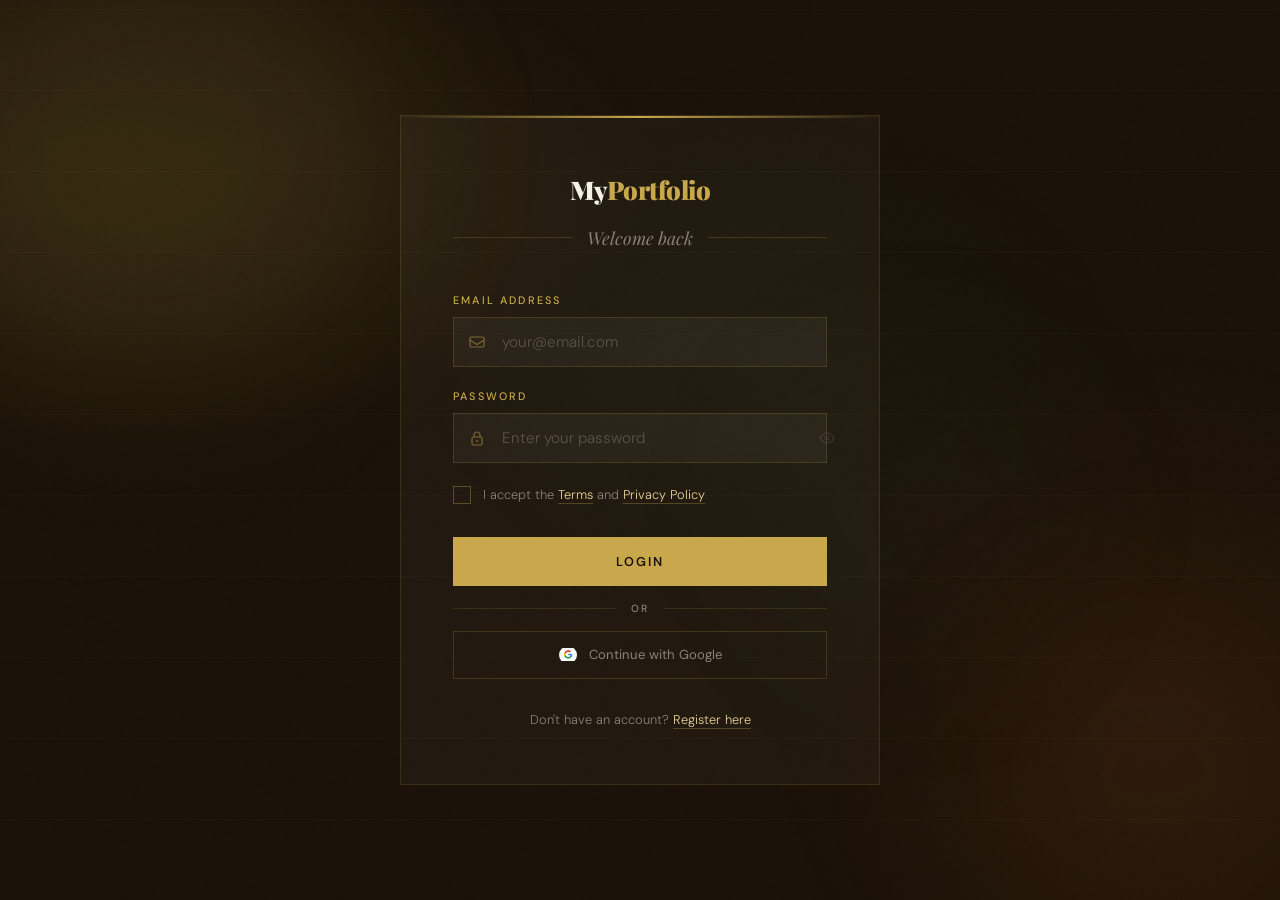
<file: index.html>
<!DOCTYPE html>
<html lang="en">
<head>
  <meta charset="UTF-8">
  <meta name="viewport" content="width=device-width, initial-scale=1.0">
  <title>Home | My Portfolio</title>
  <link rel="preconnect" href="https://fonts.googleapis.com">
  <link rel="preconnect" href="https://fonts.gstatic.com" crossorigin>
  <link href="https://fonts.googleapis.com/css2?family=Playfair+Display:ital,wght@0,400;0,700;0,900;1,400&family=DM+Sans:wght@300;400;500&display=swap" rel="stylesheet">

  <script src="js/auth-check.js"></script>

  <link rel="stylesheet" href="css/index.css">
</head>
<body>

<div class="cursor" id="cursor"></div>
<div class="cursor-ring" id="cursorRing"></div>

<div class="bg-layer">
  <div class="bg-gradient"></div>
  <div class="bg-lines"></div>
  <div class="orb orb-1"></div>
  <div class="orb orb-2"></div>
  <div class="orb orb-3"></div>
</div>

<div class="ticker">
  <div class="ticker-inner">
    <span>Portfolio</span><span>·</span>
    <span>Designer</span><span>·</span>
    <span>Developer</span><span>·</span>
    <span>Creative</span><span>·</span>
    <span>Portfolio</span><span>·</span>
    <span>Designer</span><span>·</span>
    <span>Developer</span><span>·</span>
    <span>Creative</span><span>·</span>
  </div>
</div>

<div class="nav-overlay" id="navOverlay"></div>

<header>
  <nav class="navbar">
    <h1 class="logo">My<span>Portfolio</span></h1>

    <button class="menu-toggle" id="menuToggle" aria-label="Open Menu" type="button">
      <span></span>
      <span></span>
      <span></span>
    </button>

    <ul class="nav-links" id="navLinks">
      <li><a href="index.html" class="active">Home</a></li>
      <li><a href="about.html">About Me</a></li>
      <li><a href="project.html">Projects</a></li>
      <li><a href="contact.html">Contact</a></li>
      <li><button id="logoutBtn" class="nav-logout" type="button">Logout</button></li>
    </ul>
  </nav>
</header>

<section class="welcome-section">
  <div class="profile-image-wrap">
    <div class="photo-frame">
      <span class="corner tl"></span>
      <span class="corner tr"></span>
      <span class="corner bl"></span>
      <span class="corner br"></span>
      <img src="myphoto.jpg" alt="Profile Picture">
      <div class="photo-badge">
        <div class="num">✦</div>
        <div class="label">Portfolio</div>
      </div>
    </div>
  </div>

  <div class="welcome-text">
    <div class="eyebrow">Welcome</div>
    <h1>
      Explore My<br>
      <em>Creative</em><br>
      World
    </h1>
    <p>
      Come and explore something about me — my hobbies, skills, projects, and more.
      Every page tells a piece of my story. I hope you enjoy the journey.
    </p>
    <div class="cta-row">
      <a href="about.html" class="btn-primary">
        <span>Explore Now</span>
        <svg width="16" height="16" viewBox="0 0 16 16" fill="none">
          <path d="M3 8H13M13 8L9 4M13 8L9 12" stroke="currentColor" stroke-width="1.5" stroke-linecap="round" stroke-linejoin="round"/>
        </svg>
      </a>
      <a href="project.html" class="btn-link">
        View Projects
        <svg width="14" height="14" viewBox="0 0 14 14" fill="none">
          <path d="M2 7H12M12 7L8 3M12 7L8 11" stroke="currentColor" stroke-width="1.3" stroke-linecap="round" stroke-linejoin="round"/>
        </svg>
      </a>
    </div>
  </div>

  <div class="stats-row">
    <div class="stat">
      <div class="stat-num">∞</div>
      <div class="stat-label">Ideas & Visions</div>
    </div>
    <div class="stat">
      <div class="stat-num">100%</div>
      <div class="stat-label">Passion Driven</div>
    </div>
    <div class="stat">
      <div class="stat-num">1</div>
      <div class="stat-label">Unique Story</div>
    </div>
  </div>
</section>

<script src="js/index.js"></script>

</body>
</html>
</file>
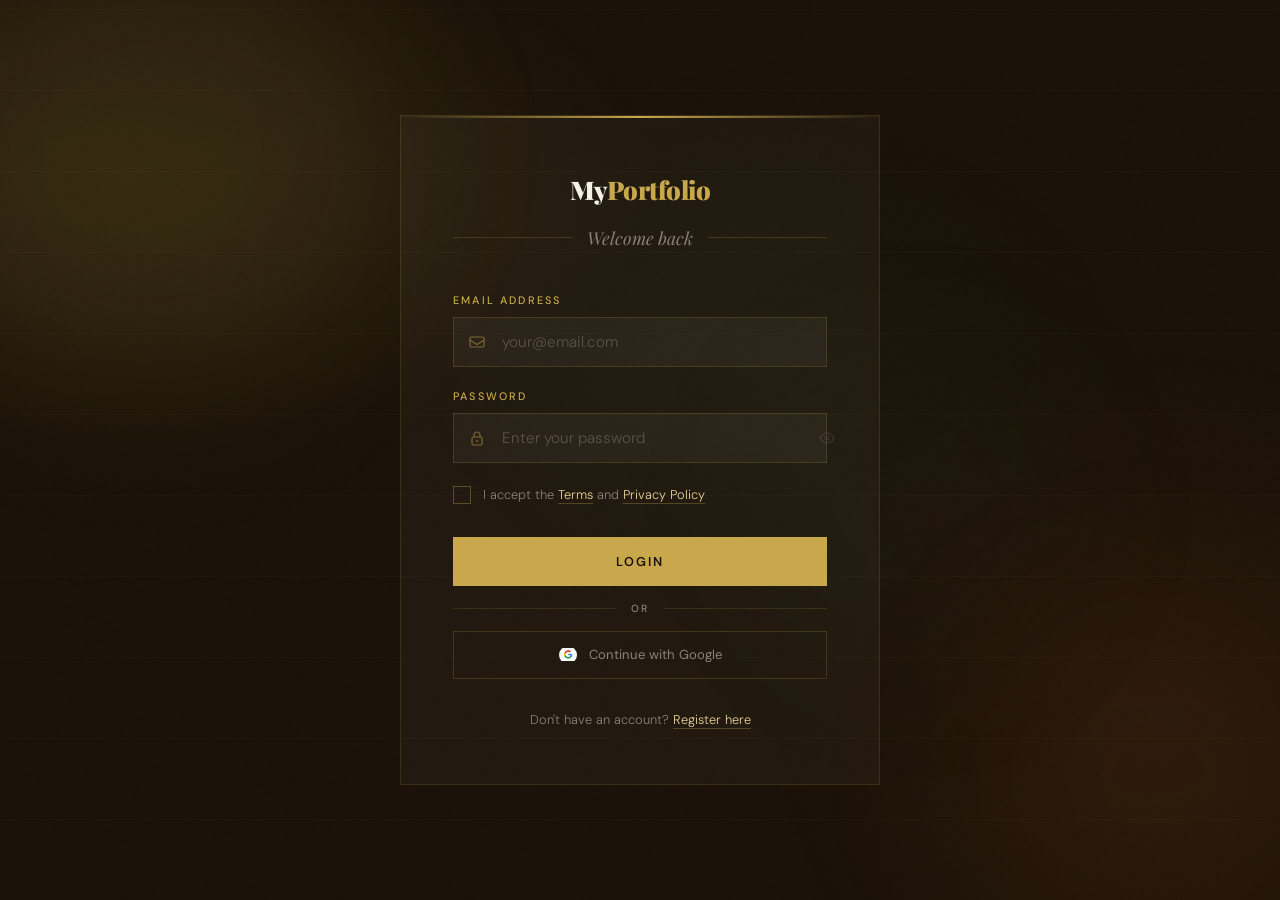
<file: about.html>
<!DOCTYPE html>
<html lang="en">

<head>
  <meta charset="UTF-8">
  <meta name="viewport" content="width=device-width, initial-scale=1.0">
  <title>About Me | My Portfolio</title>
  <link rel="preconnect" href="https://fonts.googleapis.com">
  <link rel="preconnect" href="https://fonts.gstatic.com" crossorigin>
  <link
    href="https://fonts.googleapis.com/css2?family=Playfair+Display:ital,wght@0,400;0,700;0,900;1,400&family=DM+Sans:wght@300;400;500&display=swap"
    rel="stylesheet">

  <script src="js/auth-check.js"></script>

  <link rel="stylesheet" href="css/about.css">
</head>

<body>

  <div class="cursor" id="cursor"></div>
  <div class="cursor-ring" id="cursorRing"></div>

  <div class="bg-layer">
    <div class="bg-gradient"></div>
    <div class="bg-lines"></div>
    <div class="orb orb-1"></div>
    <div class="orb orb-2"></div>
    <div class="orb orb-3"></div>
  </div>

  <div class="nav-overlay" id="navOverlay"></div>

  <header>
    <nav class="navbar">
      <h1 class="logo">My<span>Portfolio</span></h1>

      <button class="menu-toggle" id="menuToggle" type="button" aria-label="Open menu">
        <span></span>
        <span></span>
        <span></span>
      </button>

      <ul class="nav-links" id="navLinks">
        <li><a href="index.html">Home</a></li>
        <li><a href="about.html" class="active">About Me</a></li>
        <li><a href="project.html">Projects</a></li>
        <li><a href="contact.html">Contact</a></li>
        <li><button id="logoutBtn" class="nav-logout" type="button">Logout</button></li>
      </ul>
    </nav>
  </header>

  <section class="about-section">
    <div class="page-header">
      <div class="eyebrow">Get to know me</div>
      <h1 class="page-title">About <em>Me</em></h1>
    </div>

    <div class="intro-block">
      <div>
        <div class="info-pill">
          <svg width="12" height="12" viewBox="0 0 12 12" fill="none">
            <circle cx="6" cy="6" r="5" stroke="#c9a84c" stroke-width="1" />
            <path d="M6 4v2l1.5 1.5" stroke="#c9a84c" stroke-width="1" stroke-linecap="round" />
          </svg>
          19 y/o · 2nd Year College Student
        </div>
        <p>
          My name is <strong>Angel R. Lacaden</strong>, and I am currently an
          <strong>19-year-old second-year college student</strong> at
          <strong>Our Lady of the Sacred Heart College of Guimba Inc. (OLSHCO)</strong>.
          I live in <strong>Narvacan II, Guimba, Nueva Ecija</strong>.
        </p>
      </div>
      <div>
        <p>
          As a student, I am continuously learning not only in academics but also in life.
          College has helped me develop my skills, discipline, and sense of responsibility
          as I prepare myself for future challenges. Being in my second year has taught me
          the importance of <strong>perseverance, time management,</strong> and <strong>dedication</strong>.
          I strive to do my best in my studies while growing into a more knowledgeable,
          confident, and goal-oriented person.
        </p>
      </div>
    </div>

    <div class="section-divider">
      <span>Skills & Interests</span>
    </div>

    <div class="about-grid">
      <div class="about-card">
        <div class="card-num">01</div>
        <div class="card-icon">🎮</div>
        <h3>Hobbies</h3>
        <ul>
          <li>Playing Online Games</li>
          <li>Playing Volleyball</li>
          <li>Watching Reels</li>
          <li>Cooking</li>
        </ul>
      </div>

      <div class="about-card">
        <div class="card-num">02</div>
        <div class="card-icon">💻</div>
        <h3>Tech Skills</h3>
        <ul>
          <li>HTML (Basic)</li>
          <li>CSS (Basic)</li>
          <li>Layout Design</li>
          <li>Responsive Design</li>
        </ul>
      </div>

      <div class="about-card">
        <div class="card-num">03</div>
        <div class="card-icon">✨</div>
        <h3>Soft Skills</h3>
        <ul>
          <li>Good Communication</li>
          <li>Time Management</li>
          <li>Teamwork</li>
          <li>Responsible</li>
        </ul>
      </div>
    </div>

    <div class="quote-block">
      <p>Through every challenge, I continue to grow — one lesson, one day at a time.</p>
      <cite>— Angel R. Lacaden</cite>
    </div> 
  </section>

  <script src="js/about.js"></script>

</body>

</html>
</file>
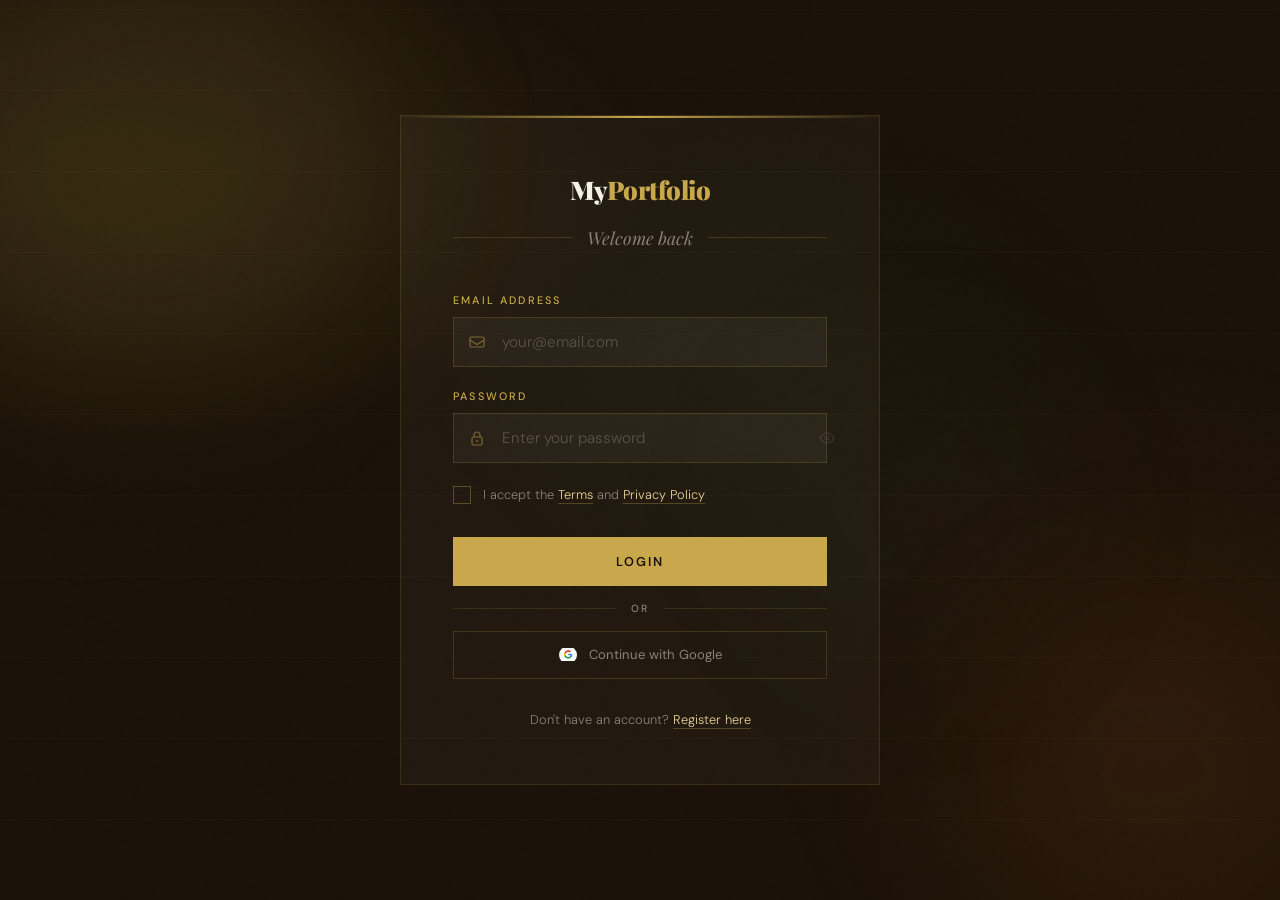
<file: contact.html>
<!DOCTYPE html>
<html lang="en">

<head>
  <meta charset="UTF-8">
  <meta name="viewport" content="width=device-width, initial-scale=1.0">
  <title>Contact | My Portfolio</title>
  <link rel="preconnect" href="https://fonts.googleapis.com">
  <link rel="preconnect" href="https://fonts.gstatic.com" crossorigin>
  <link
    href="https://fonts.googleapis.com/css2?family=Playfair+Display:ital,wght@0,400;0,700;0,900;1,400&family=DM+Sans:wght@300;400;500&display=swap"
    rel="stylesheet">

  <script src="js/auth-check.js"></script>

  <link rel="stylesheet" href="css/contact.css">
</head>

<body>

  <div class="cursor" id="cursor"></div>
  <div class="cursor-ring" id="cursorRing"></div>

  <div class="bg-layer">
    <div class="bg-gradient"></div>
    <div class="bg-lines"></div>
    <div class="orb orb-1"></div>
    <div class="orb orb-2"></div>
    <div class="orb orb-3"></div>
  </div>

  <div class="nav-overlay" id="navOverlay"></div>

  <header>
    <nav class="navbar">
      <h1 class="logo">My<span>Portfolio</span></h1>

      <button class="burger" id="burger" type="button" aria-label="Open menu">
        <span></span>
        <span></span>
        <span></span>
      </button>

      <ul class="nav-links" id="navLinks">
        <li><a href="index.html">Home</a></li>
        <li><a href="about.html">About Me</a></li>
        <li><a href="project.html">Projects</a></li>
        <li><a href="contact.html" class="active">Contact</a></li>
        <li><button id="logoutBtn" class="nav-logout" type="button">Logout</button></li>
      </ul>
    </nav>
  </header>

  <section class="contact-section">

    <div class="page-header">
      <div class="eyebrow">Get in touch</div>
      <h1 class="page-title">Contact <em>Me</em></h1>
      <p class="page-subtitle">Feel free to reach out through any of these channels. I'd love to hear from you!</p>
    </div>

    <div class="contact-grid">

      <a href="mailto:angellacaden26@gmail.com" class="contact-card">
        <div class="card-bg-icon">✉</div>
        <div class="card-icon-badge">
          <svg width="22" height="22" viewBox="0 0 22 22" fill="none">
            <rect x="2" y="5" width="18" height="13" rx="2" stroke="#c9a84c" stroke-width="1.4" />
            <path d="M2 8l9 6 9-6" stroke="#c9a84c" stroke-width="1.4" stroke-linecap="round" />
          </svg>
        </div>
        <div class="card-label">Email</div>
        <div class="card-value">angellacaden26@gmail.com</div>
        <div class="card-action">
          Send a message
          <svg width="14" height="14" viewBox="0 0 14 14" fill="none">
            <path d="M2 7h10M8 3l4 4-4 4" stroke="currentColor" stroke-width="1.3" stroke-linecap="round"
              stroke-linejoin="round" />
          </svg>
        </div>
      </a>

      <a href="https://www.facebook.com/angel.lacaden.37" target="_blank" class="contact-card">
        <div class="card-bg-icon">f</div>
        <div class="card-icon-badge">
          <svg width="22" height="22" viewBox="0 0 22 22" fill="none">
            <circle cx="11" cy="11" r="9" stroke="#c9a84c" stroke-width="1.4" />
            <path d="M13 7h-1.5A1.5 1.5 0 0 0 10 8.5V10H8.5v2H10v5h2v-5h1.5l.5-2H12V8.5" stroke="#c9a84c"
              stroke-width="1.3" stroke-linecap="round" stroke-linejoin="round" />
          </svg>
        </div>
        <div class="card-label">Facebook</div>
        <div class="card-value">Angel R. Lacaden</div>
        <div class="card-action">
          View profile
          <svg width="14" height="14" viewBox="0 0 14 14" fill="none">
            <path d="M2 7h10M8 3l4 4-4 4" stroke="currentColor" stroke-width="1.3" stroke-linecap="round"
              stroke-linejoin="round" />
          </svg>
        </div>
      </a>

      <a href="tel:+639318781821" class="contact-card">
        <div class="card-bg-icon">☎</div>
        <div class="card-icon-badge">
          <svg width="22" height="22" viewBox="0 0 22 22" fill="none">
            <path
              d="M7 2h-2a2 2 0 0 0-2 2c0 9.389 7.611 17 17 17a2 2 0 0 0 2-2v-2l-4-2-1.5 1.5A11.03 11.03 0 0 1 10.5 11 11.03 11.03 0 0 1 8.5 8L10 6.5 8 2.5z"
              stroke="#c9a84c" stroke-width="1.4" stroke-linecap="round" stroke-linejoin="round" />
          </svg>
        </div>
        <div class="card-label">Phone</div>
        <div class="card-value">+63 931 878 1821</div>
        <div class="card-action">
          Call me
          <svg width="14" height="14" viewBox="0 0 14 14" fill="none">
            <path d="M2 7h10M8 3l4 4-4 4" stroke="currentColor" stroke-width="1.3" stroke-linecap="round"
              stroke-linejoin="round" />
          </svg>
        </div>
      </a>

      <a href="https://www.google.com/maps/search/?api=1&query=Narvacan+II+Guimba+Nueva+Ecija" target="_blank"
        class="contact-card">
        <div class="card-bg-icon">📍</div>
        <div class="card-icon-badge">
          <svg width="22" height="22" viewBox="0 0 22 22" fill="none">
            <path d="M11 2a7 7 0 0 1 7 7c0 5-7 13-7 13S4 14 4 9a7 7 0 0 1 7-7z" stroke="#c9a84c" stroke-width="1.4" />
            <circle cx="11" cy="9" r="2.5" stroke="#c9a84c" stroke-width="1.4" />
          </svg>
        </div>
        <div class="card-label">Address</div>
        <div class="card-value">Narvacan II, Guimba,<br>Nueva Ecija</div>
        <div class="card-action">
          View on map
          <svg width="14" height="14" viewBox="0 0 14 14" fill="none">
            <path d="M2 7h10M8 3l4 4-4 4" stroke="currentColor" stroke-width="1.3" stroke-linecap="round"
              stroke-linejoin="round" />
          </svg>
        </div>
      </a>

    </div>

    <div class="contact-footer">
      <p><strong>Angel R. Lacaden</strong> — Always open for a good conversation.</p>
      <div class="footer-dots">
        <span></span><span></span><span></span>
      </div>
    </div>
  </section>

  <script src="js/contact.js"></script>

</body>

</html>
</file>
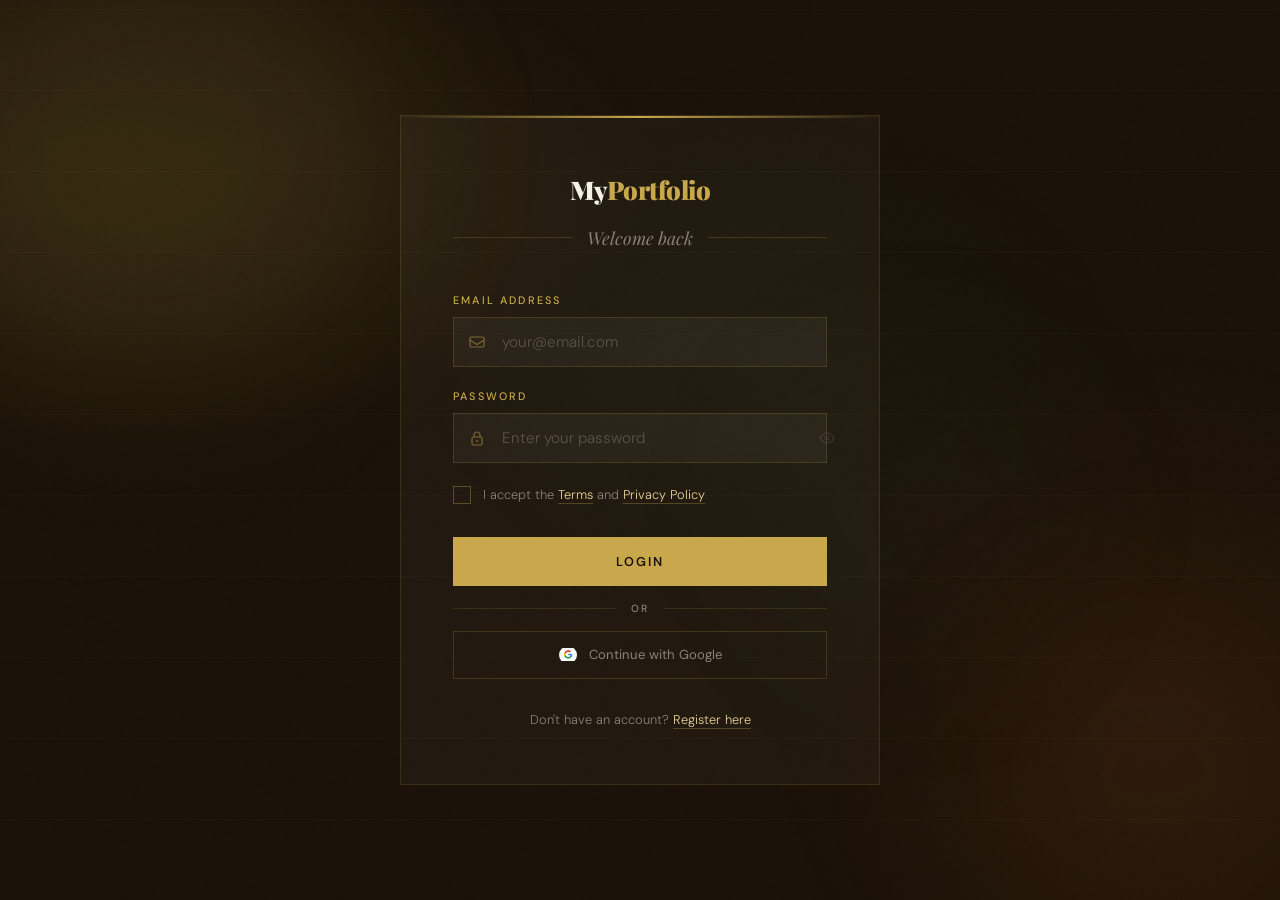
<file: login.html>
<!DOCTYPE html>
<html lang="en">

<head>
  <meta charset="UTF-8">
  <meta name="viewport" content="width=device-width, initial-scale=1.0">
  <title>Login | My Portfolio</title>
  <link rel="preconnect" href="https://fonts.googleapis.com">
  <link rel="preconnect" href="https://fonts.gstatic.com" crossorigin>
  <link
    href="https://fonts.googleapis.com/css2?family=Playfair+Display:ital,wght@0,400;0,700;0,900;1,400&family=DM+Sans:wght@300;400;500&display=swap"
    rel="stylesheet">

  <link rel="stylesheet" href="css/login.css">
</head>

<body>

  <div class="cursor" id="cursor"></div>
  <div class="cursor-ring" id="cursorRing"></div>

  <div class="bg-layer">
    <div class="bg-gradient"></div>
    <div class="bg-lines"></div>
    <div class="orb orb-1"></div>
    <div class="orb orb-2"></div>
    <div class="orb orb-3"></div>
  </div>

  <section class="login-section">

    <!-- Brand -->
    <div class="login-brand">
      <div class="logo-text">My<span>Portfolio</span></div>
      <div class="brand-divider">
        <h2>Welcome back</h2>
      </div>
    </div>

    <!-- Form -->
    <form id="loginForm" novalidate>

      <div class="field">
        <label for="email">Email Address</label>
        <div class="input-wrap">
          <svg width="16" height="16" viewBox="0 0 16 16" fill="none">
            <rect x="1" y="3" width="14" height="10" rx="1.5" stroke="#c9a84c" stroke-width="1.2" />
            <path d="M1 6l7 4.5L15 6" stroke="#c9a84c" stroke-width="1.2" stroke-linecap="round" />
          </svg>
          <input type="email" id="email" required placeholder="your@email.com" autocomplete="email">
        </div>
      </div>

      <div class="field">
        <label for="password">Password</label>
        <div class="input-wrap">
          <svg width="16" height="16" viewBox="0 0 16 16" fill="none">
            <rect x="3" y="7" width="10" height="8" rx="1.5" stroke="#c9a84c" stroke-width="1.2" />
            <path d="M5 7V5a3 3 0 0 1 6 0v2" stroke="#c9a84c" stroke-width="1.2" stroke-linecap="round" />
            <circle cx="8" cy="11" r="1" fill="#c9a84c" />
          </svg>
          <input type="password" id="password" required placeholder="Enter your password"
            autocomplete="current-password">
          <button type="button" class="eye-toggle" id="eyeToggle" aria-label="Toggle password">
            <svg id="eyeIcon" width="16" height="16" viewBox="0 0 16 16" fill="none">
              <path d="M1 8s2.5-5 7-5 7 5 7 5-2.5 5-7 5-7-5-7-5z" stroke="currentColor" stroke-width="1.2" />
              <circle cx="8" cy="8" r="2" stroke="currentColor" stroke-width="1.2" />
            </svg>
          </button>
        </div>
      </div>

      <div class="terms-row">
        <input type="checkbox" id="terms">
        <label for="terms">I accept the <a href="#">Terms</a> and <a href="#">Privacy Policy</a></label>
      </div>

      <button type="submit" class="btn-login"><span>Login</span></button>
    </form>

    <div class="or-divider"><span>or</span></div>

    <button id="googleBtn" class="btn-google">
      <img src="logo.jpg" alt="Google" class="google-icon">
      <div class="g-fallback hidden">G</div>
      Continue with Google
    </button>

    <p class="register-link">Don't have an account? <a href="register.html">Register here</a></p>

  </section>

  <!-- Toast -->
  <div class="toast" id="toast"></div>

  <script src="js/login.js"></script>

</body>

</html>
</file>
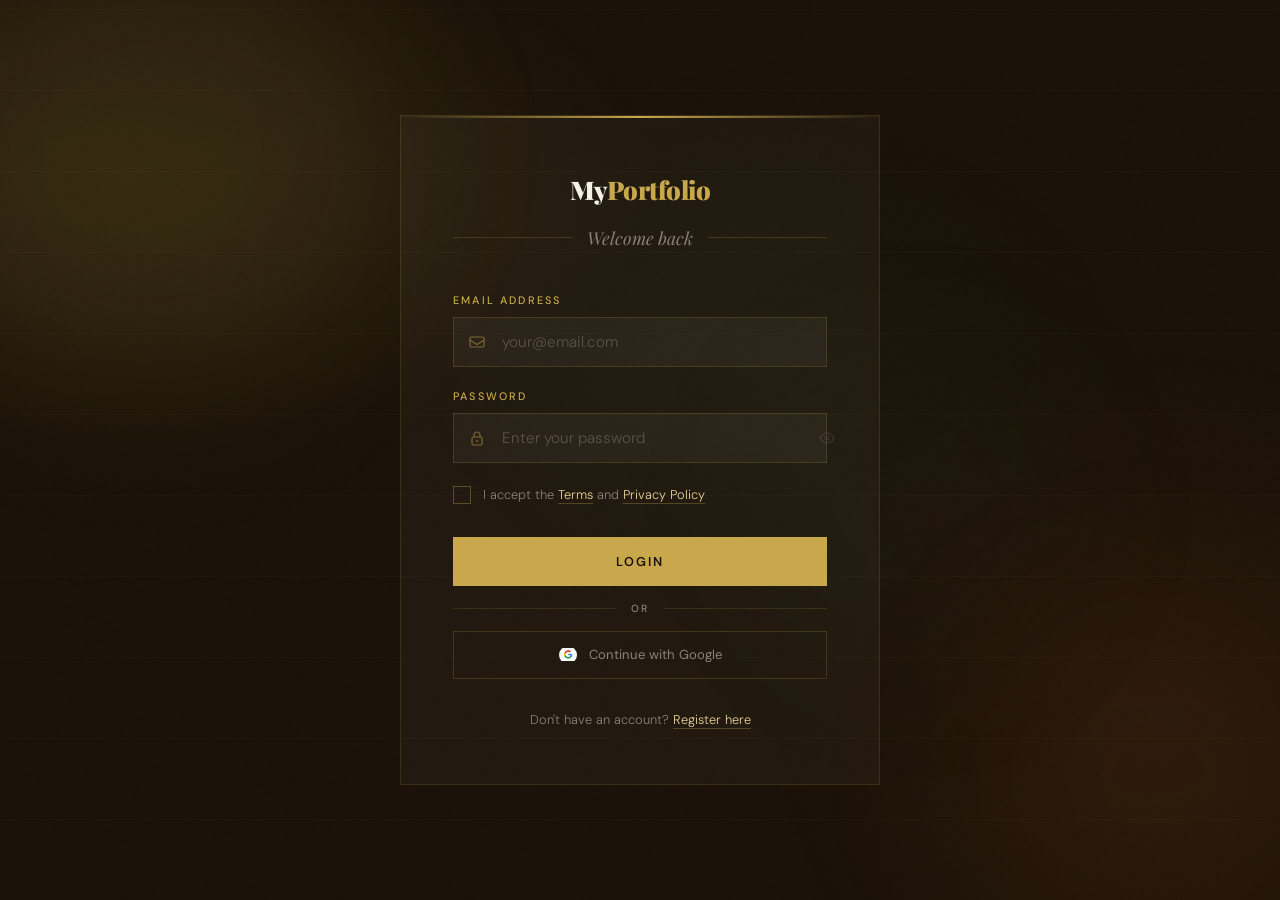
<file: project.html>
<!DOCTYPE html>
<html lang="en">

<head>
  <meta charset="UTF-8">
  <meta name="viewport" content="width=device-width, initial-scale=1.0">
  <title>Projects | My Portfolio</title>
  <link rel="preconnect" href="https://fonts.googleapis.com">
  <link rel="preconnect" href="https://fonts.gstatic.com" crossorigin>
  <link
    href="https://fonts.googleapis.com/css2?family=Playfair+Display:ital,wght@0,400;0,700;0,900;1,400&family=DM+Sans:wght@300;400;500&display=swap"
    rel="stylesheet">

  <link rel="stylesheet" href="css/project.css">
</head>

<body>

  <div class="cursor" id="cursor"></div>
  <div class="cursor-ring" id="cursorRing"></div>

  <div class="bg-layer">
    <div class="bg-gradient"></div>
    <div class="bg-lines"></div>
    <div class="orb orb-1"></div>
    <div class="orb orb-2"></div>
    <div class="orb orb-3"></div>
  </div>

  <div class="nav-overlay" id="navOverlay"></div>

  <header>
    <nav class="navbar">
      <h1 class="logo">My<span>Portfolio</span></h1>

      <button class="menu-toggle" id="menuToggle" type="button" aria-label="Open menu">
        <span></span>
        <span></span>
        <span></span>
      </button>

      <ul class="nav-links" id="navLinks">
        <li><a href="index.html">Home</a></li>
        <li><a href="about.html">About Me</a></li>
        <li><a href="project.html" class="active">Projects</a></li>
        <li><a href="contact.html">Contact</a></li>
        <li><button id="logoutBtn" class="nav-logout">Logout</button></li>
      </ul>

    </nav>
  </header>

  <section class="projects-section">

    <div class="page-header">
      <div class="eyebrow">What I've made</div>
      <h1 class="page-title">My <em>Projects</em></h1>
      <div class="photo-count-badge">
        <svg width="12" height="12" viewBox="0 0 12 12" fill="none">
          <rect x="1" y="2" width="10" height="8" rx="1" stroke="#e8d49a" stroke-width="1" />
          <circle cx="4.5" cy="5.5" r="1.2" stroke="#e8d49a" stroke-width="1" />
          <path d="M1 8.5l2.5-2 2 1.5 2.5-3L11 8.5" stroke="#e8d49a" stroke-width="1" stroke-linecap="round"
            stroke-linejoin="round" />
        </svg>
        2 Photos · Portfolio · Quiz Folder · Story Folder · Auth System · User Persona · About · 2 Videos · 2 Audio
      </div>
    </div>

    <div class="gallery-wrap">
      <div class="section-divider"><span>Visual Gallery</span></div>
      <div class="gallery-toolbar">
        <div class="gallery-count">Showing <span>2</span> photos</div>
      </div>
      <div class="uniform-grid" id="galleryGrid">
        <div class="uniform-item" data-index="0">
          <img src="project2.jpg" alt="Photo 1" loading="lazy">
          <div class="img-overlay"><span class="img-overlay-label">Photo 01</span><span
              class="img-overlay-num">01</span></div>
          <div class="zoom-icon"><svg width="14" height="14" viewBox="0 0 14 14" fill="none">
              <path d="M1 1h4M1 1v4M13 1h-4M13 1v4M1 13h4M1 13v-4M13 13h-4M13 13v-4" stroke="#c9a84c" stroke-width="1.3"
                stroke-linecap="round" />
            </svg></div>
        </div>
        <div class="uniform-item" data-index="1">
          <img src="project3.jpg" alt="Photo 2" loading="lazy">
          <div class="img-overlay"><span class="img-overlay-label">Photo 02</span><span
              class="img-overlay-num">02</span></div>
          <div class="zoom-icon"><svg width="14" height="14" viewBox="0 0 14 14" fill="none">
              <path d="M1 1h4M1 1v4M13 1h-4M13 1v4M1 13h4M1 13v-4M13 13h-4M13 13v-4" stroke="#c9a84c" stroke-width="1.3"
                stroke-linecap="round" />
            </svg></div>
        </div>
      </div>
    </div>

    <div class="folder-sections-wrap">

      <!-- ✅ PORTFOLIO FOLDER (BAGO - PINAKAUNA) -->
      <div>
        <div class="section-divider"><span>Portfolio</span></div>
        <div class="folder-card" id="portfolioFolderCard">
          <div class="folder-icon-wrap">
            <div class="folder-tab"></div>
            <div class="folder-body"></div>
          </div>
          <div class="folder-preview">
            <div class="folder-thumb-stack"><img src="portfolio3.jpg" alt=""><img src="portfolio2.jpg" alt=""><img
                src="portfolio1.jpg" alt=""></div>
          </div>
          <div class="folder-info">
            <div class="folder-name">Portfolio</div>
            <div class="folder-meta">4 images <span>·</span> My Portfolio Work</div>
            <div class="folder-tag"><svg width="10" height="10" viewBox="0 0 10 10" fill="none">
                <rect x="1" y="1" width="8" height="8" rx="1" stroke="currentColor" stroke-width="1" />
                <path d="M3 5h4M5 3v4" stroke="currentColor" stroke-width="1" stroke-linecap="round" />
              </svg>Click to open folder</div>
          </div>
          <div class="folder-chevron"><svg width="16" height="16" viewBox="0 0 16 16" fill="none">
              <path d="M6 4l4 4-4 4" stroke="currentColor" stroke-width="1.5" stroke-linecap="round"
                stroke-linejoin="round" />
            </svg></div>
        </div>
        <div class="files-panel" id="portfolioPanel">
          <div class="files-inner">
            <div class="files-header">
              <div class="files-title">Portfolio — Contents</div>
              <div class="files-count">4 files</div>
            </div>
            <div class="story-files-grid" id="portfolioGrid">
              <div class="story-file" data-pfi="0"><img src="portfolio1.jpg" alt="Portfolio 1" loading="lazy">
                <div class="story-file-label"><span class="story-file-name">Portfolio 1</span><span
                    class="story-file-num">1</span></div>
                <div class="szoom"><svg width="12" height="12" viewBox="0 0 14 14" fill="none">
                    <path d="M1 1h4M1 1v4M13 1h-4M13 1v4M1 13h4M1 13v-4M13 13h-4M13 13v-4" stroke="#c9a84c"
                      stroke-width="1.3" stroke-linecap="round" />
                  </svg></div>
              </div>
              <div class="story-file" data-pfi="1"><img src="portfolio2.jpg" alt="Portfolio 2" loading="lazy">
                <div class="story-file-label"><span class="story-file-name">Portfolio 2</span><span
                    class="story-file-num">2</span></div>
                <div class="szoom"><svg width="12" height="12" viewBox="0 0 14 14" fill="none">
                    <path d="M1 1h4M1 1v4M13 1h-4M13 1v4M1 13h4M1 13v-4M13 13h-4M13 13v-4" stroke="#c9a84c"
                      stroke-width="1.3" stroke-linecap="round" />
                  </svg></div>
              </div>
              <div class="story-file" data-pfi="2"><img src="portfolio3.jpg" alt="Portfolio 3" loading="lazy">
                <div class="story-file-label"><span class="story-file-name">Portfolio 3</span><span
                    class="story-file-num">3</span></div>
                <div class="szoom"><svg width="12" height="12" viewBox="0 0 14 14" fill="none">
                    <path d="M1 1h4M1 1v4M13 1h-4M13 1v4M1 13h4M1 13v-4M13 13h-4M13 13v-4" stroke="#c9a84c"
                      stroke-width="1.3" stroke-linecap="round" />
                  </svg></div>
              </div>
              <div class="story-file" data-pfi="3"><img src="portfolio4.jpg" alt="Portfolio 4" loading="lazy">
                <div class="story-file-label"><span class="story-file-name">Portfolio 4</span><span
                    class="story-file-num">4</span></div>
                <div class="szoom"><svg width="12" height="12" viewBox="0 0 14 14" fill="none">
                    <path d="M1 1h4M1 1v4M13 1h-4M13 1v4M1 13h4M1 13v-4M13 13h-4M13 13v-4" stroke="#c9a84c"
                      stroke-width="1.3" stroke-linecap="round" />
                  </svg></div>
              </div>
            </div>
          </div>
        </div>
      </div>

      <!-- QUIZ TOOL -->
      <div>
        <div class="section-divider"><span>Quiz Tool</span></div>
        <div class="folder-card" id="quizFolderCard">
          <div class="folder-icon-wrap">
            <div class="folder-tab"></div>
            <div class="folder-body"></div>
          </div>
          <div class="folder-preview">
            <div class="folder-thumb-stack"><img src="d.jpg" alt=""><img src="e.jpg" alt=""><img src="f.jpg" alt="">
            </div>
          </div>
          <div class="folder-info">
            <div class="folder-name">Quiz Tool Collection</div>
            <div class="folder-meta">9 images <span>·</span> d.jpg — l.jpg <span>·</span> Numbered 1–9</div>
            <div class="folder-tag"><svg width="10" height="10" viewBox="0 0 10 10" fill="none">
                <rect x="1" y="1" width="8" height="8" rx="1" stroke="currentColor" stroke-width="1" />
                <path d="M3 5h4M5 3v4" stroke="currentColor" stroke-width="1" stroke-linecap="round" />
              </svg>Click to open folder</div>
          </div>
          <div class="folder-chevron"><svg width="16" height="16" viewBox="0 0 16 16" fill="none">
              <path d="M6 4l4 4-4 4" stroke="currentColor" stroke-width="1.5" stroke-linecap="round"
                stroke-linejoin="round" />
            </svg></div>
        </div>
        <div class="files-panel" id="quizPanel">
          <div class="files-inner">
            <div class="files-header">
              <div class="files-title">Quiz Tool — Contents</div>
              <div class="files-count">9 files</div>
            </div>
            <div class="quiz-files-grid" id="quizGrid">
              <div class="quiz-file" data-qi="0"><img src="d.jpg" alt="Quiz 1" loading="lazy">
                <div class="quiz-file-label"><span class="quiz-file-name">Quiz 1</span><span
                    class="quiz-file-num">1</span></div>
                <div class="qzoom"><svg width="12" height="12" viewBox="0 0 14 14" fill="none">
                    <path d="M1 1h4M1 1v4M13 1h-4M13 1v4M1 13h4M1 13v-4M13 13h-4M13 13v-4" stroke="#c9a84c"
                      stroke-width="1.3" stroke-linecap="round" />
                  </svg></div>
              </div>
              <div class="quiz-file" data-qi="1"><img src="e.jpg" alt="Quiz 2" loading="lazy">
                <div class="quiz-file-label"><span class="quiz-file-name">Quiz 2</span><span
                    class="quiz-file-num">2</span></div>
                <div class="qzoom"><svg width="12" height="12" viewBox="0 0 14 14" fill="none">
                    <path d="M1 1h4M1 1v4M13 1h-4M13 1v4M1 13h4M1 13v-4M13 13h-4M13 13v-4" stroke="#c9a84c"
                      stroke-width="1.3" stroke-linecap="round" />
                  </svg></div>
              </div>
              <div class="quiz-file" data-qi="2"><img src="f.jpg" alt="Quiz 3" loading="lazy">
                <div class="quiz-file-label"><span class="quiz-file-name">Quiz 3</span><span
                    class="quiz-file-num">3</span></div>
                <div class="qzoom"><svg width="12" height="12" viewBox="0 0 14 14" fill="none">
                    <path d="M1 1h4M1 1v4M13 1h-4M13 1v4M1 13h4M1 13v-4M13 13h-4M13 13v-4" stroke="#c9a84c"
                      stroke-width="1.3" stroke-linecap="round" />
                  </svg></div>
              </div>
              <div class="quiz-file" data-qi="3"><img src="g.jpg" alt="Quiz 4" loading="lazy">
                <div class="quiz-file-label"><span class="quiz-file-name">Quiz 4</span><span
                    class="quiz-file-num">4</span></div>
                <div class="qzoom"><svg width="12" height="12" viewBox="0 0 14 14" fill="none">
                    <path d="M1 1h4M1 1v4M13 1h-4M13 1v4M1 13h4M1 13v-4M13 13h-4M13 13v-4" stroke="#c9a84c"
                      stroke-width="1.3" stroke-linecap="round" />
                  </svg></div>
              </div>
              <div class="quiz-file" data-qi="4"><img src="h.jpg" alt="Quiz 5" loading="lazy">
                <div class="quiz-file-label"><span class="quiz-file-name">Quiz 5</span><span
                    class="quiz-file-num">5</span></div>
                <div class="qzoom"><svg width="12" height="12" viewBox="0 0 14 14" fill="none">
                    <path d="M1 1h4M1 1v4M13 1h-4M13 1v4M1 13h4M1 13v-4M13 13h-4M13 13v-4" stroke="#c9a84c"
                      stroke-width="1.3" stroke-linecap="round" />
                  </svg></div>
              </div>
              <div class="quiz-file" data-qi="5"><img src="i.jpg" alt="Quiz 6" loading="lazy">
                <div class="quiz-file-label"><span class="quiz-file-name">Quiz 6</span><span
                    class="quiz-file-num">6</span></div>
                <div class="qzoom"><svg width="12" height="12" viewBox="0 0 14 14" fill="none">
                    <path d="M1 1h4M1 1v4M13 1h-4M13 1v4M1 13h4M1 13v-4M13 13h-4M13 13v-4" stroke="#c9a84c"
                      stroke-width="1.3" stroke-linecap="round" />
                  </svg></div>
              </div>
              <div class="quiz-file" data-qi="6"><img src="j.jpg" alt="Quiz 7" loading="lazy">
                <div class="quiz-file-label"><span class="quiz-file-name">Quiz 7</span><span
                    class="quiz-file-num">7</span></div>
                <div class="qzoom"><svg width="12" height="12" viewBox="0 0 14 14" fill="none">
                    <path d="M1 1h4M1 1v4M13 1h-4M13 1v4M1 13h4M1 13v-4M13 13h-4M13 13v-4" stroke="#c9a84c"
                      stroke-width="1.3" stroke-linecap="round" />
                  </svg></div>
              </div>
              <div class="quiz-file" data-qi="7"><img src="k.jpg" alt="Quiz 8" loading="lazy">
                <div class="quiz-file-label"><span class="quiz-file-name">Quiz 8</span><span
                    class="quiz-file-num">8</span></div>
                <div class="qzoom"><svg width="12" height="12" viewBox="0 0 14 14" fill="none">
                    <path d="M1 1h4M1 1v4M13 1h-4M13 1v4M1 13h4M1 13v-4M13 13h-4M13 13v-4" stroke="#c9a84c"
                      stroke-width="1.3" stroke-linecap="round" />
                  </svg></div>
              </div>
              <div class="quiz-file" data-qi="8"><img src="l.jpg" alt="Quiz 9" loading="lazy">
                <div class="quiz-file-label"><span class="quiz-file-name">Quiz 9</span><span
                    class="quiz-file-num">9</span></div>
                <div class="qzoom"><svg width="12" height="12" viewBox="0 0 14 14" fill="none">
                    <path d="M1 1h4M1 1v4M13 1h-4M13 1v4M1 13h4M1 13v-4M13 13h-4M13 13v-4" stroke="#c9a84c"
                      stroke-width="1.3" stroke-linecap="round" />
                  </svg></div>
              </div>
            </div>
          </div>
        </div>
      </div>

      <!-- STORY -->
      <div>
        <div class="section-divider"><span>Story</span></div>
        <div class="folder-card" id="storyFolderCard">
          <div class="folder-icon-wrap">
            <div class="folder-tab"></div>
            <div class="folder-body"></div>
          </div>
          <div class="folder-preview">
            <div class="folder-thumb-stack"><img src="chapter1.jpg" alt=""><img src="story2.jpg" alt=""><img
                src="story1.jpg" alt=""></div>
          </div>
          <div class="folder-info">
            <div class="folder-name">Story</div>
            <div class="folder-meta">10 images <span>·</span> My Story</div>
            <div class="folder-tag"><svg width="10" height="10" viewBox="0 0 10 10" fill="none">
                <path d="M1 2a1 1 0 0 1 1-1h6a1 1 0 0 1 1 1v6a1 1 0 0 1-1 1H2a1 1 0 0 1-1-1V2z" stroke="currentColor"
                  stroke-width="1" />
                <path d="M3 5h4M3 3h4M3 7h2" stroke="currentColor" stroke-width="1" stroke-linecap="round" />
              </svg>Click to read my story</div>
          </div>
          <div class="folder-chevron"><svg width="16" height="16" viewBox="0 0 16 16" fill="none">
              <path d="M6 4l4 4-4 4" stroke="currentColor" stroke-width="1.5" stroke-linecap="round"
                stroke-linejoin="round" />
            </svg></div>
        </div>
        <div class="files-panel" id="storyPanel">
          <div class="files-inner">
            <div class="files-header">
              <div class="files-title">Story — Contents</div>
              <div class="files-count">10 files</div>
            </div>
            <div class="story-files-grid" id="storyGrid">
              <div class="story-file" data-si="0"><img src="story2.jpg" alt="Story 1" loading="lazy">
                <div class="story-file-label"><span class="story-file-name">Story 1</span><span
                    class="story-file-num">1</span></div>
                <div class="szoom"><svg width="12" height="12" viewBox="0 0 14 14" fill="none">
                    <path d="M1 1h4M1 1v4M13 1h-4M13 1v4M1 13h4M1 13v-4M13 13h-4M13 13v-4" stroke="#c9a84c"
                      stroke-width="1.3" stroke-linecap="round" />
                  </svg></div>
              </div>
              <div class="story-file" data-si="1"><img src="story1.jpg" alt="Story 2" loading="lazy">
                <div class="story-file-label"><span class="story-file-name">Story 2</span><span
                    class="story-file-num">2</span></div>
                <div class="szoom"><svg width="12" height="12" viewBox="0 0 14 14" fill="none">
                    <path d="M1 1h4M1 1v4M13 1h-4M13 1v4M1 13h4M1 13v-4M13 13h-4M13 13v-4" stroke="#c9a84c"
                      stroke-width="1.3" stroke-linecap="round" />
                  </svg></div>
              </div>
              <div class="story-file" data-si="2"><img src="chapter1.jpg" alt="Story 3" loading="lazy">
                <div class="story-file-label"><span class="story-file-name">Story 3</span><span
                    class="story-file-num">3</span></div>
                <div class="szoom"><svg width="12" height="12" viewBox="0 0 14 14" fill="none">
                    <path d="M1 1h4M1 1v4M13 1h-4M13 1v4M1 13h4M1 13v-4M13 13h-4M13 13v-4" stroke="#c9a84c"
                      stroke-width="1.3" stroke-linecap="round" />
                  </svg></div>
              </div>
              <div class="story-file" data-si="3"><img src="chapter2.jpg" alt="Story 4" loading="lazy">
                <div class="story-file-label"><span class="story-file-name">Story 4</span><span
                    class="story-file-num">4</span></div>
                <div class="szoom"><svg width="12" height="12" viewBox="0 0 14 14" fill="none">
                    <path d="M1 1h4M1 1v4M13 1h-4M13 1v4M1 13h4M1 13v-4M13 13h-4M13 13v-4" stroke="#c9a84c"
                      stroke-width="1.3" stroke-linecap="round" />
                  </svg></div>
              </div>
              <div class="story-file" data-si="4"><img src="chapter3.jpg" alt="Story 5" loading="lazy">
                <div class="story-file-label"><span class="story-file-name">Story 5</span><span
                    class="story-file-num">5</span></div>
                <div class="szoom"><svg width="12" height="12" viewBox="0 0 14 14" fill="none">
                    <path d="M1 1h4M1 1v4M13 1h-4M13 1v4M1 13h4M1 13v-4M13 13h-4M13 13v-4" stroke="#c9a84c"
                      stroke-width="1.3" stroke-linecap="round" />
                  </svg></div>
              </div>
              <div class="story-file" data-si="5"><img src="chapter4.jpg" alt="Story 6" loading="lazy">
                <div class="story-file-label"><span class="story-file-name">Story 6</span><span
                    class="story-file-num">6</span></div>
                <div class="szoom"><svg width="12" height="12" viewBox="0 0 14 14" fill="none">
                    <path d="M1 1h4M1 1v4M13 1h-4M13 1v4M1 13h4M1 13v-4M13 13h-4M13 13v-4" stroke="#c9a84c"
                      stroke-width="1.3" stroke-linecap="round" />
                  </svg></div>
              </div>
              <div class="story-file" data-si="6"><img src="chapter5.jpg" alt="Story 7" loading="lazy">
                <div class="story-file-label"><span class="story-file-name">Story 7</span><span
                    class="story-file-num">7</span></div>
                <div class="szoom"><svg width="12" height="12" viewBox="0 0 14 14" fill="none">
                    <path d="M1 1h4M1 1v4M13 1h-4M13 1v4M1 13h4M1 13v-4M13 13h-4M13 13v-4" stroke="#c9a84c"
                      stroke-width="1.3" stroke-linecap="round" />
                  </svg></div>
              </div>
              <div class="story-file" data-si="7"><img src="chapter6.jpg" alt="Story 8" loading="lazy">
                <div class="story-file-label"><span class="story-file-name">Story 8</span><span
                    class="story-file-num">8</span></div>
                <div class="szoom"><svg width="12" height="12" viewBox="0 0 14 14" fill="none">
                    <path d="M1 1h4M1 1v4M13 1h-4M13 1v4M1 13h4M1 13v-4M13 13h-4M13 13v-4" stroke="#c9a84c"
                      stroke-width="1.3" stroke-linecap="round" />
                  </svg></div>
              </div>
              <div class="story-file" data-si="8"><img src="chapter7.jpg" alt="Story 9" loading="lazy">
                <div class="story-file-label"><span class="story-file-name">Story 9</span><span
                    class="story-file-num">9</span></div>
                <div class="szoom"><svg width="12" height="12" viewBox="0 0 14 14" fill="none">
                    <path d="M1 1h4M1 1v4M13 1h-4M13 1v4M1 13h4M1 13v-4M13 13h-4M13 13v-4" stroke="#c9a84c"
                      stroke-width="1.3" stroke-linecap="round" />
                  </svg></div>
              </div>
              <div class="story-file" data-si="9"><img src="chapter8.jpg" alt="Story 10" loading="lazy">
                <div class="story-file-label"><span class="story-file-name">Story 10</span><span
                    class="story-file-num">10</span></div>
                <div class="szoom"><svg width="12" height="12" viewBox="0 0 14 14" fill="none">
                    <path d="M1 1h4M1 1v4M13 1h-4M13 1v4M1 13h4M1 13v-4M13 13h-4M13 13v-4" stroke="#c9a84c"
                      stroke-width="1.3" stroke-linecap="round" />
                  </svg></div>
              </div>
            </div>
          </div>
        </div>
      </div>

      <!-- AUTH SYSTEM -->
      <div>
        <div class="section-divider"><span>Auth System</span></div>
        <div class="folder-card" id="authFolderCard">
          <div class="folder-icon-wrap">
            <div class="folder-tab"></div>
            <div class="folder-body"></div>
          </div>
          <div class="folder-preview">
            <div class="folder-thumb-stack"><img src="login1.jpg" alt=""><img src="login2.jpg" alt=""><img
                src="register.jpg" alt=""></div>
          </div>
          <div class="folder-info">
            <div class="folder-name">Login &amp; Register System</div>
            <div class="folder-meta">3 files <span>·</span> login — register</div>
            <div class="folder-tag">Click to open system</div>
          </div>
          <div class="folder-chevron"><svg width="16" height="16" viewBox="0 0 16 16" fill="none">
              <path d="M6 4l4 4-4 4" stroke="currentColor" stroke-width="1.5" stroke-linecap="round"
                stroke-linejoin="round" />
            </svg></div>
        </div>
        <div class="files-panel" id="authPanel">
          <div class="files-inner">
            <div class="files-header">
              <div class="files-title">Auth System — Contents</div>
              <div class="files-count">3 files</div>
            </div>
            <div class="story-files-grid" id="authGrid">
              <div class="story-file" data-ai="0"><img src="login1.jpg" alt="Login 1" loading="lazy">
                <div class="story-file-label"><span class="story-file-name">Login 1</span><span
                    class="story-file-num">1</span></div>
                <div class="szoom"><svg width="12" height="12" viewBox="0 0 14 14" fill="none">
                    <path d="M1 1h4M1 1v4M13 1h-4M13 1v4M1 13h4M1 13v-4M13 13h-4M13 13v-4" stroke="#c9a84c"
                      stroke-width="1.3" stroke-linecap="round" />
                  </svg></div>
              </div>
              <div class="story-file" data-ai="1"><img src="login2.jpg" alt="Login 2" loading="lazy">
                <div class="story-file-label"><span class="story-file-name">Login 2</span><span
                    class="story-file-num">2</span></div>
                <div class="szoom"><svg width="12" height="12" viewBox="0 0 14 14" fill="none">
                    <path d="M1 1h4M1 1v4M13 1h-4M13 1v4M1 13h4M1 13v-4M13 13h-4M13 13v-4" stroke="#c9a84c"
                      stroke-width="1.3" stroke-linecap="round" />
                  </svg></div>
              </div>
              <div class="story-file" data-ai="2"><img src="register.jpg" alt="Register" loading="lazy">
                <div class="story-file-label"><span class="story-file-name">Register</span><span
                    class="story-file-num">3</span></div>
                <div class="szoom"><svg width="12" height="12" viewBox="0 0 14 14" fill="none">
                    <path d="M1 1h4M1 1v4M13 1h-4M13 1v4M1 13h4M1 13v-4M13 13h-4M13 13v-4" stroke="#c9a84c"
                      stroke-width="1.3" stroke-linecap="round" />
                  </svg></div>
              </div>
            </div>
          </div>
        </div>
      </div>

      <!-- USER PERSONA -->
      <div>
        <div class="section-divider"><span>User Persona</span></div>
        <div class="folder-card" id="personaFolderCard">
          <div class="folder-icon-wrap">
            <div class="folder-tab"></div>
            <div class="folder-body"></div>
          </div>
          <div class="folder-preview">
            <div class="folder-thumb-stack"><img src="persona3.jpg" alt=""><img src="persona2.jpg" alt=""><img
                src="persona1.jpg" alt=""></div>
          </div>
          <div class="folder-info">
            <div class="folder-name">User Persona</div>
            <div class="folder-meta">3 files <span>·</span> Research <span>·</span> Target Users</div>
            <div class="folder-tag">Click to view personas</div>
          </div>
          <div class="folder-chevron"><svg width="16" height="16" viewBox="0 0 16 16" fill="none">
              <path d="M6 4l4 4-4 4" stroke="currentColor" stroke-width="1.5" stroke-linecap="round"
                stroke-linejoin="round" />
            </svg></div>
        </div>
        <div class="files-panel" id="personaPanel">
          <div class="files-inner">
            <div class="files-header">
              <div class="files-title">User Persona — Contents</div>
              <div class="files-count">3 files</div>
            </div>
            <div class="story-files-grid" id="personaGrid">
              <div class="story-file" data-pi="0"><img src="persona1.jpg" alt="Persona 1" loading="lazy">
                <div class="story-file-label"><span class="story-file-name">Persona 1</span><span
                    class="story-file-num">1</span></div>
                <div class="szoom"><svg width="12" height="12" viewBox="0 0 14 14" fill="none">
                    <path d="M1 1h4M1 1v4M13 1h-4M13 1v4M1 13h4M1 13v-4M13 13h-4M13 13v-4" stroke="#c9a84c"
                      stroke-width="1.3" stroke-linecap="round" />
                  </svg></div>
              </div>
              <div class="story-file" data-pi="1"><img src="persona2.jpg" alt="Persona 2" loading="lazy">
                <div class="story-file-label"><span class="story-file-name">Persona 2</span><span
                    class="story-file-num">2</span></div>
                <div class="szoom"><svg width="12" height="12" viewBox="0 0 14 14" fill="none">
                    <path d="M1 1h4M1 1v4M13 1h-4M13 1v4M1 13h4M1 13v-4M13 13h-4M13 13v-4" stroke="#c9a84c"
                      stroke-width="1.3" stroke-linecap="round" />
                  </svg></div>
              </div>
              <div class="story-file" data-pi="2"><img src="persona3.jpg" alt="Persona 3" loading="lazy">
                <div class="story-file-label"><span class="story-file-name">Persona 3</span><span
                    class="story-file-num">3</span></div>
                <div class="szoom"><svg width="12" height="12" viewBox="0 0 14 14" fill="none">
                    <path d="M1 1h4M1 1v4M13 1h-4M13 1v4M1 13h4M1 13v-4M13 13h-4M13 13v-4" stroke="#c9a84c"
                      stroke-width="1.3" stroke-linecap="round" />
                  </svg></div>
              </div>
            </div>
          </div>
        </div>
      </div>

      <!-- ABOUT FOLDER -->
      <div>
        <div class="section-divider"><span>About</span></div>
        <div class="folder-card" id="aboutFolderCard">
          <div class="folder-icon-wrap">
            <div class="folder-tab"></div>
            <div class="folder-body"></div>
          </div>
          <div class="folder-preview">
            <div class="folder-thumb-stack"><img src="about3.jpg" alt=""><img src="about2.jpg" alt=""><img
                src="about1.jpg" alt=""></div>
          </div>
          <div class="folder-info">
            <div class="folder-name">ABOUT</div>
            <div class="folder-meta">3 images <span>·</span> About Me</div>
            <div class="folder-tag"><svg width="10" height="10" viewBox="0 0 10 10" fill="none">
                <circle cx="5" cy="3.5" r="1.5" stroke="currentColor" stroke-width="1" />
                <path d="M2 9c0-1.657 1.343-3 3-3s3 1.343 3 3" stroke="currentColor" stroke-width="1"
                  stroke-linecap="round" />
              </svg>Click to open folder</div>
          </div>
          <div class="folder-chevron"><svg width="16" height="16" viewBox="0 0 16 16" fill="none">
              <path d="M6 4l4 4-4 4" stroke="currentColor" stroke-width="1.5" stroke-linecap="round"
                stroke-linejoin="round" />
            </svg></div>
        </div>
        <div class="files-panel" id="aboutPanel">
          <div class="files-inner">
            <div class="files-header">
              <div class="files-title">ABOUT — Contents</div>
              <div class="files-count">3 files</div>
            </div>
            <div class="story-files-grid" id="aboutGrid">
              <div class="story-file" data-abi="0"><img src="about1.jpg" alt="About 1" loading="lazy">
                <div class="story-file-label"><span class="story-file-name">About 1</span><span
                    class="story-file-num">1</span></div>
                <div class="szoom"><svg width="12" height="12" viewBox="0 0 14 14" fill="none">
                    <path d="M1 1h4M1 1v4M13 1h-4M13 1v4M1 13h4M1 13v-4M13 13h-4M13 13v-4" stroke="#c9a84c"
                      stroke-width="1.3" stroke-linecap="round" />
                  </svg></div>
              </div>
              <div class="story-file" data-abi="1"><img src="about2.jpg" alt="About 2" loading="lazy">
                <div class="story-file-label"><span class="story-file-name">About 2</span><span
                    class="story-file-num">2</span></div>
                <div class="szoom"><svg width="12" height="12" viewBox="0 0 14 14" fill="none">
                    <path d="M1 1h4M1 1v4M13 1h-4M13 1v4M1 13h4M1 13v-4M13 13h-4M13 13v-4" stroke="#c9a84c"
                      stroke-width="1.3" stroke-linecap="round" />
                  </svg></div>
              </div>
              <div class="story-file" data-abi="2"><img src="about3.jpg" alt="About 3" loading="lazy">
                <div class="story-file-label"><span class="story-file-name">About 3</span><span
                    class="story-file-num">3</span></div>
                <div class="szoom"><svg width="12" height="12" viewBox="0 0 14 14" fill="none">
                    <path d="M1 1h4M1 1v4M13 1h-4M13 1v4M1 13h4M1 13v-4M13 13h-4M13 13v-4" stroke="#c9a84c"
                      stroke-width="1.3" stroke-linecap="round" />
                  </svg></div>
              </div>
            </div>
          </div>
        </div>
      </div>

    </div><!-- end folder-sections-wrap -->

    <div class="collection-banner">
      <div class="collection-banner-bg">Collection</div>
      <div class="collection-left">
        <div class="big-text">My Collection</div>
        <div class="sub">Curated works &amp; media</div>
      </div>
      <div class="collection-stats">
        <div class="c-stat">
          <div class="c-stat-num">2</div>
          <div class="c-stat-label">Photos</div>
        </div>
        <div class="c-stat">
          <div class="c-stat-num">4</div>
          <div class="c-stat-label">Portfolio</div>
        </div>
        <div class="c-stat">
          <div class="c-stat-num">9</div>
          <div class="c-stat-label">Quiz</div>
        </div>
        <div class="c-stat">
          <div class="c-stat-num">10</div>
          <div class="c-stat-label">Story</div>
        </div>
        <div class="c-stat">
          <div class="c-stat-num">3</div>
          <div class="c-stat-label">Login</div>
        </div>
        <div class="c-stat">
          <div class="c-stat-num">3</div>
          <div class="c-stat-label">Persona</div>
        </div>
        <div class="c-stat">
          <div class="c-stat-num">3</div>
          <div class="c-stat-label">About</div>
        </div>
        <div class="c-stat">
          <div class="c-stat-num">2</div>
          <div class="c-stat-label">Videos</div>
        </div>
        <div class="c-stat">
          <div class="c-stat-num">2</div>
          <div class="c-stat-label">Audio</div>
        </div>
      </div>
    </div>

    <div class="media-wrap">
      <div class="section-divider"><span>Media</span></div>
      <div class="media-grid">

        <div class="media-card">
          <div class="card-type-badge"><svg width="10" height="10" viewBox="0 0 10 10" fill="none">
              <path d="M2 1.5l6 3.5-6 3.5V1.5z" fill="#c9a84c" />
            </svg> Video</div>
          <div class="media-title">TikTok Video</div>
          <div class="media-subtitle">First video project</div>
          <div class="video-wrap"><video controls>
              <source src="project-video.mp4" type="video/mp4">Your browser does not support video.
            </video></div>
        </div>

        <div class="media-card">
          <div class="card-type-badge"><svg width="10" height="10" viewBox="0 0 10 10" fill="none">
              <path d="M2 1.5l6 3.5-6 3.5V1.5z" fill="#c9a84c" />
            </svg> Video</div>
          <div class="media-title">TikTok Video</div>
          <div class="media-subtitle">Second video project</div>
          <div class="video-wrap"><video controls>
              <source src="project-video1.mp4" type="video/mp4">Your browser does not support video.
            </video></div>
        </div>

        <div class="media-card">
          <div class="card-type-badge"><svg width="10" height="10" viewBox="0 0 10 10" fill="none">
              <circle cx="5" cy="5" r="4" stroke="#c9a84c" stroke-width="1" />
              <circle cx="5" cy="5" r="1.5" fill="#c9a84c" />
            </svg> Music</div>
          <div class="media-title">Araw Gabi</div>
          <div class="media-subtitle">by Jared Dela Cruz</div>
          <div class="audio-player-wrap">
            <div class="vinyl-wrap">
              <div class="audio-vinyl" id="vinyl1"></div>
              <div class="vinyl-info">
                <div class="vinyl-track">Araw Gabi</div>
                <div class="vinyl-artist">Jared Dela Cruz</div>
                <div class="sound-bars" id="soundBars1">
                  <div class="sound-bar"></div>
                  <div class="sound-bar"></div>
                  <div class="sound-bar"></div>
                  <div class="sound-bar"></div>
                  <div class="sound-bar"></div>
                </div>
              </div>
            </div>
            <audio id="audioPlayer1">
              <source src="project-audio.mp4" type="audio/mpeg">
            </audio>
            <div class="audio-controls">
              <button class="play-btn" id="playBtn1" type="button"><svg id="playIcon1" width="16" height="16"
                  viewBox="0 0 16 16" fill="none">
                  <path d="M4 2.5l9 5.5-9 5.5V2.5z" fill="currentColor" />
                </svg></button>
              <div class="audio-progress-wrap">
                <div class="audio-time"><span id="currentTime1">0:00</span><span id="duration1">0:00</span></div>
                <div class="progress-bar" id="progressBar1">
                  <div class="progress-fill" id="progressFill1"></div>
                </div>
              </div>
            </div>
          </div>
        </div>

        <div class="media-card">
          <div class="card-type-badge"><svg width="10" height="10" viewBox="0 0 10 10" fill="none">
              <circle cx="5" cy="5" r="4" stroke="#c9a84c" stroke-width="1" />
              <circle cx="5" cy="5" r="1.5" fill="#c9a84c" />
            </svg> Music</div>
          <div class="media-title">Libu-Libong Buwan</div>
          <div class="media-subtitle">by Kyle Raphael</div>
          <div class="audio-player-wrap">
            <div class="vinyl-wrap">
              <div class="audio-vinyl" id="vinyl2"></div>
              <div class="vinyl-info">
                <div class="vinyl-track">Libu-Libong Buwan</div>
                <div class="vinyl-artist">Kyle Raphael</div>
                <div class="sound-bars" id="soundBars2">
                  <div class="sound-bar"></div>
                  <div class="sound-bar"></div>
                  <div class="sound-bar"></div>
                  <div class="sound-bar"></div>
                  <div class="sound-bar"></div>
                </div>
              </div>
            </div>
            <audio id="audioPlayer2">
              <source src="project-audio1.mp4" type="audio/mpeg">
            </audio>
            <div class="audio-controls">
              <button class="play-btn" id="playBtn2" type="button"><svg id="playIcon2" width="16" height="16"
                  viewBox="0 0 16 16" fill="none">
                  <path d="M4 2.5l9 5.5-9 5.5V2.5z" fill="currentColor" />
                </svg></button>
              <div class="audio-progress-wrap">
                <div class="audio-time"><span id="currentTime2">0:00</span><span id="duration2">0:00</span></div>
                <div class="progress-bar" id="progressBar2">
                  <div class="progress-fill" id="progressFill2"></div>
                </div>
              </div>
            </div>
          </div>
        </div>

      </div>
    </div>

  </section>

  <div class="lightbox" id="lightbox">
    <div class="lightbox-topbar">
      <div class="lightbox-title" id="lbTitle">Gallery</div>
      <div class="lightbox-counter" id="lbCounter">1 / 1</div>
      <button class="lightbox-close" id="lbClose" type="button">✕</button>
    </div>
    <button class="lightbox-nav lightbox-prev" id="lbPrev" type="button">
      <svg width="18" height="18" viewBox="0 0 18 18" fill="none">
        <path d="M11 4L6 9l5 5" stroke="currentColor" stroke-width="1.5" stroke-linecap="round"
          stroke-linejoin="round" />
      </svg>
    </button>
    <div class="lightbox-inner">
      <img class="lightbox-img" id="lbImg" src="" alt="">
    </div>
    <button class="lightbox-nav lightbox-next" id="lbNext" type="button">
      <svg width="18" height="18" viewBox="0 0 18 18" fill="none">
        <path d="M7 4l5 5-5 5" stroke="currentColor" stroke-width="1.5" stroke-linecap="round"
          stroke-linejoin="round" />
      </svg>
    </button>
    <div class="lightbox-strip" id="lbStrip"></div>
  </div>

  <script src="js/auth-check.js"></script>
  <script src="js/project.js"></script>

</body>

</html>
</file>
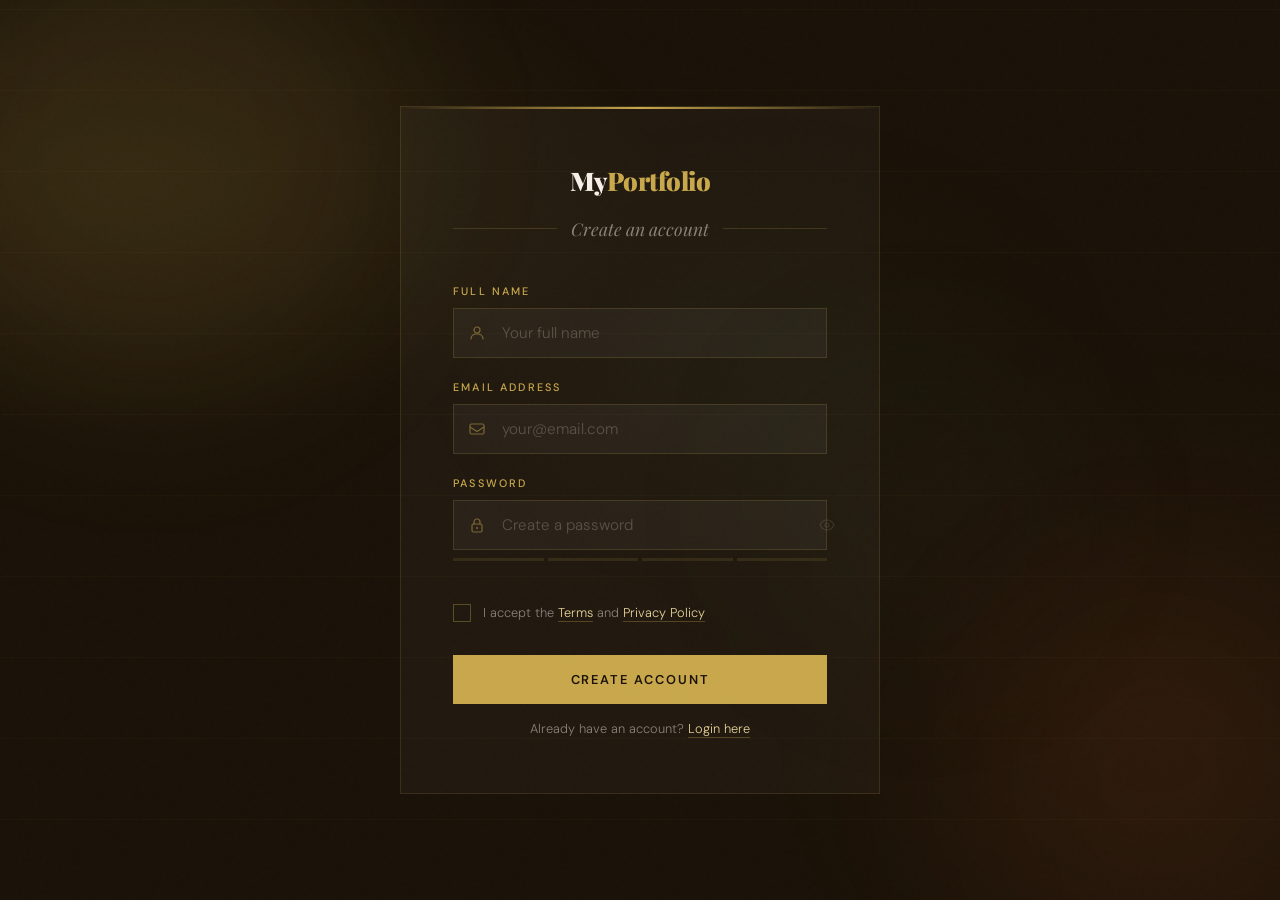
<file: register.html>
<!DOCTYPE html>
<html lang="en">
<head>
  <meta charset="UTF-8">
  <meta name="viewport" content="width=device-width, initial-scale=1.0">
  <title>Register | My Portfolio</title>
  <link rel="preconnect" href="https://fonts.googleapis.com">
  <link rel="preconnect" href="https://fonts.gstatic.com" crossorigin>
  <link href="https://fonts.googleapis.com/css2?family=Playfair+Display:ital,wght@0,400;0,700;0,900;1,400&family=DM+Sans:wght@300;400;500&display=swap" rel="stylesheet">

  <link rel="stylesheet" href="css/register.css">
</head>
<body>

<div class="cursor" id="cursor"></div>
<div class="cursor-ring" id="cursorRing"></div>

<div class="bg-layer">
  <div class="bg-gradient"></div>
  <div class="bg-lines"></div>
  <div class="orb orb-1"></div>
  <div class="orb orb-2"></div>
  <div class="orb orb-3"></div>
</div>

<section class="register-section">

  <!-- Brand -->
  <div class="register-brand">
    <div class="logo-text">My<span>Portfolio</span></div>
    <div class="brand-divider">
      <h2>Create an account</h2>
    </div>
  </div>

  <!-- Form -->
  <form id="registerForm" novalidate>

    <!-- Name -->
    <div class="field">
      <label for="name">Full Name</label>
      <div class="input-wrap">
        <svg width="16" height="16" viewBox="0 0 16 16" fill="none">
          <circle cx="8" cy="5" r="3" stroke="#c9a84c" stroke-width="1.2"/>
          <path d="M2 14c0-3.314 2.686-5 6-5s6 1.686 6 5" stroke="#c9a84c" stroke-width="1.2" stroke-linecap="round"/>
        </svg>
        <input type="text" id="name" required placeholder="Your full name" autocomplete="name">
      </div>
    </div>

    <!-- Email -->
    <div class="field">
      <label for="email">Email Address</label>
      <div class="input-wrap">
        <svg width="16" height="16" viewBox="0 0 16 16" fill="none">
          <rect x="1" y="3" width="14" height="10" rx="1.5" stroke="#c9a84c" stroke-width="1.2"/>
          <path d="M1 6l7 4.5L15 6" stroke="#c9a84c" stroke-width="1.2" stroke-linecap="round"/>
        </svg>
        <input type="email" id="email" required placeholder="your@email.com" autocomplete="email">
      </div>
    </div>

    <!-- Password -->
    <div class="field">
      <label for="password">Password</label>
      <div class="input-wrap">
        <svg width="16" height="16" viewBox="0 0 16 16" fill="none">
          <rect x="3" y="7" width="10" height="8" rx="1.5" stroke="#c9a84c" stroke-width="1.2"/>
          <path d="M5 7V5a3 3 0 0 1 6 0v2" stroke="#c9a84c" stroke-width="1.2" stroke-linecap="round"/>
          <circle cx="8" cy="11" r="1" fill="#c9a84c"/>
        </svg>
        <input type="password" id="password" required placeholder="Create a password" autocomplete="new-password">
        <button type="button" class="eye-toggle" id="eyeToggle" aria-label="Toggle password">
          <svg id="eyeIcon" width="16" height="16" viewBox="0 0 16 16" fill="none">
            <path d="M1 8s2.5-5 7-5 7 5 7 5-2.5 5-7 5-7-5-7-5z" stroke="currentColor" stroke-width="1.2"/>
            <circle cx="8" cy="8" r="2" stroke="currentColor" stroke-width="1.2"/>
          </svg>
        </button>
      </div>
      <!-- Strength bar -->
      <div class="strength-bar">
        <div class="strength-seg" id="seg1"></div>
        <div class="strength-seg" id="seg2"></div>
        <div class="strength-seg" id="seg3"></div>
        <div class="strength-seg" id="seg4"></div>
      </div>
      <div class="strength-label" id="strengthLabel"></div>
    </div>

    <!-- Terms -->
    <div class="terms-row">
      <input type="checkbox" id="terms">
      <label for="terms">I accept the <a href="#">Terms</a> and <a href="#">Privacy Policy</a></label>
    </div>

    <button type="submit" class="btn-register"><span>Create Account</span></button>
  </form>

  <p class="login-link">Already have an account? <a href="login.html">Login here</a></p>

</section>

<!-- Toast -->
<div class="toast" id="toast"></div>

<script src="js/register.js"></script>

</body>
</html>
</file>
<file: css/index.css>
*, *::before, *::after {
  box-sizing: border-box;
  margin: 0;
  padding: 0;
}

:root {
  --cream: #f5f0e8;
  --ink: #1a1208;
  --gold: #c9a84c;
  --gold-light: #e8d49a;
  --rust: #b85c2c;
  --sage: #4a6741;
  --warm-gray: #8c8078;
  --paper: #faf7f2;
}

html { scroll-behavior: smooth; }

body {
  font-family: 'DM Sans', sans-serif;
  background-color: var(--ink);
  color: var(--cream);
  min-height: 100vh;
  overflow-x: hidden;
  cursor: default;
}

.cursor {
  position: fixed;
  width: 12px;
  height: 12px;
  background: var(--gold);
  border-radius: 50%;
  pointer-events: none;
  z-index: 9999;
  transform: translate(-50%, -50%);
  transition: transform 0.1s ease, width 0.3s ease, height 0.3s ease, background 0.3s ease;
  mix-blend-mode: difference;
}

.cursor-ring {
  position: fixed;
  width: 40px;
  height: 40px;
  border: 1px solid rgba(201,168,76,0.5);
  border-radius: 50%;
  pointer-events: none;
  z-index: 9998;
  transform: translate(-50%, -50%);
  transition: transform 0.15s ease, width 0.3s ease, height 0.3s ease;
}

body::before {
  content: '';
  position: fixed;
  inset: 0;
  background-image: url("data:image/svg+xml,%3Csvg viewBox='0 0 256 256' xmlns='http://www.w3.org/2000/svg'%3E%3Cfilter id='noise'%3E%3CfeTurbulence type='fractalNoise' baseFrequency='0.9' numOctaves='4' stitchTiles='stitch'/%3E%3C/filter%3E%3Crect width='100%25' height='100%25' filter='url(%23noise)' opacity='0.04'/%3E%3C/svg%3E");
  pointer-events: none;
  z-index: 1000;
  opacity: 0.4;
}

.bg-layer {
  position: fixed;
  inset: 0;
  z-index: 0;
  overflow: hidden;
}

.bg-gradient {
  position: absolute;
  inset: 0;
  background:
    radial-gradient(ellipse 80% 60% at 20% 10%, rgba(201,168,76,0.12) 0%, transparent 60%),
    radial-gradient(ellipse 60% 80% at 80% 90%, rgba(184,92,44,0.08) 0%, transparent 60%),
    radial-gradient(ellipse 40% 40% at 50% 50%, rgba(74,103,65,0.06) 0%, transparent 70%);
}

.bg-lines {
  position: absolute;
  inset: 0;
  background-image:
    repeating-linear-gradient(
      0deg,
      transparent,
      transparent 80px,
      rgba(201,168,76,0.03) 80px,
      rgba(201,168,76,0.03) 81px
    );
}

.orb {
  position: absolute;
  border-radius: 50%;
  filter: blur(80px);
  animation: drift 20s ease-in-out infinite alternate;
}

.orb-1 {
  width: 500px;
  height: 500px;
  background: rgba(201,168,76,0.07);
  top: -100px;
  left: -100px;
  animation-duration: 25s;
}

.orb-2 {
  width: 400px;
  height: 400px;
  background: rgba(184,92,44,0.06);
  bottom: -80px;
  right: -80px;
  animation-duration: 18s;
  animation-delay: -8s;
}

.orb-3 {
  width: 300px;
  height: 300px;
  background: rgba(74,103,65,0.05);
  top: 40%;
  left: 60%;
  animation-duration: 22s;
  animation-delay: -4s;
}

@keyframes drift {
  0% { transform: translate(0, 0) scale(1); }
  33% { transform: translate(40px, -30px) scale(1.05); }
  66% { transform: translate(-20px, 50px) scale(0.95); }
  100% { transform: translate(30px, 20px) scale(1.02); }
}

header {
  position: fixed;
  top: 0;
  left: 0;
  right: 0;
  z-index: 100;
  padding: 0 60px;
  animation: slideDown 0.8s cubic-bezier(0.16, 1, 0.3, 1) forwards;
}

@keyframes slideDown {
  from { transform: translateY(-100%); opacity: 0; }
  to { transform: translateY(0); opacity: 1; }
}

.navbar {
  display: flex;
  align-items: center;
  justify-content: space-between;
  padding: 28px 0;
  border-bottom: 1px solid rgba(201,168,76,0.15);
  backdrop-filter: blur(20px);
  -webkit-backdrop-filter: blur(20px);
  position: relative;
}

.logo {
  font-family: 'Playfair Display', serif;
  font-size: 1.4rem;
  font-weight: 900;
  letter-spacing: -0.02em;
  color: var(--cream);
  position: relative;
  z-index: 102;
}

.logo span {
  color: var(--gold);
}

.logo::after {
  content: '';
  position: absolute;
  bottom: -4px;
  left: 0;
  width: 100%;
  height: 1px;
  background: var(--gold);
  transform: scaleX(0);
  transform-origin: left;
  transition: transform 0.4s ease;
}

.logo:hover::after { transform: scaleX(1); }

.nav-links {
  display: flex;
  list-style: none;
  gap: 40px;
  align-items: center;
}

.nav-links a {
  font-family: 'DM Sans', sans-serif;
  font-size: 0.78rem;
  font-weight: 500;
  letter-spacing: 0.15em;
  text-transform: uppercase;
  color: var(--warm-gray);
  text-decoration: none;
  position: relative;
  transition: color 0.3s ease;
}

.nav-links a::after {
  content: '';
  position: absolute;
  bottom: -6px;
  left: 0;
  width: 100%;
  height: 1px;
  background: var(--gold);
  transform: scaleX(0);
  transform-origin: left;
  transition: transform 0.35s cubic-bezier(0.16, 1, 0.3, 1);
}

.nav-links a:hover,
.nav-links a.active {
  color: var(--cream);
}

.nav-links a:hover::after,
.nav-links a.active::after {
  transform: scaleX(1);
}

.nav-logout {
  background: transparent;
  border: 1px solid rgba(201,168,76,0.28);
  color: var(--gold-light);
  padding: 10px 18px;
  font-family: 'DM Sans', sans-serif;
  font-size: 0.72rem;
  font-weight: 500;
  letter-spacing: 0.14em;
  text-transform: uppercase;
  cursor: pointer;
  transition: all 0.35s ease;
}

.nav-logout:hover {
  background: rgba(184,92,44,0.15);
  border-color: var(--rust);
  color: var(--cream);
}

.menu-toggle {
  display: none;
  width: 44px;
  height: 44px;
  border: 1px solid rgba(201,168,76,0.2);
  background: rgba(255,255,255,0.03);
  align-items: center;
  justify-content: center;
  flex-direction: column;
  gap: 5px;
  cursor: pointer;
  z-index: 103;
  transition: border-color 0.3s ease, background 0.3s ease;
}

.menu-toggle:hover {
  border-color: rgba(201,168,76,0.45);
  background: rgba(201,168,76,0.08);
}

.menu-toggle span {
  display: block;
  width: 20px;
  height: 2px;
  background: var(--gold);
  transition: transform 0.35s ease, opacity 0.3s ease;
}

.menu-toggle.active span:nth-child(1) {
  transform: translateY(7px) rotate(45deg);
}

.menu-toggle.active span:nth-child(2) {
  opacity: 0;
}

.menu-toggle.active span:nth-child(3) {
  transform: translateY(-7px) rotate(-45deg);
}

.welcome-section {
  position: relative;
  z-index: 10;
  min-height: 100vh;
  display: grid;
  grid-template-columns: 1fr 1fr;
  align-items: center;
  padding: 140px 60px 80px;
  gap: 80px;
}

.welcome-text {
  order: 1;
  animation: fadeUp 1s cubic-bezier(0.16, 1, 0.3, 1) 0.3s both;
}

@keyframes fadeUp {
  from { transform: translateY(40px); opacity: 0; }
  to { transform: translateY(0); opacity: 1; }
}

.eyebrow {
  display: inline-flex;
  align-items: center;
  gap: 12px;
  font-size: 0.7rem;
  letter-spacing: 0.25em;
  text-transform: uppercase;
  color: var(--gold);
  font-weight: 500;
  margin-bottom: 28px;
}

.eyebrow::before {
  content: '';
  display: block;
  width: 40px;
  height: 1px;
  background: var(--gold);
}

.welcome-text h1 {
  font-family: 'Playfair Display', serif;
  font-size: clamp(3rem, 5.5vw, 5.5rem);
  font-weight: 900;
  line-height: 1.05;
  letter-spacing: -0.03em;
  color: var(--cream);
  margin-bottom: 32px;
}

.welcome-text h1 em {
  font-style: italic;
  color: var(--gold);
}

.welcome-text p {
  font-size: 1.05rem;
  line-height: 1.85;
  color: var(--warm-gray);
  max-width: 480px;
  font-weight: 300;
  margin-bottom: 48px;
}

.cta-row {
  display: flex;
  align-items: center;
  gap: 32px;
}

.btn-primary {
  display: inline-flex;
  align-items: center;
  gap: 10px;
  padding: 16px 36px;
  background: var(--gold);
  color: var(--ink);
  font-family: 'DM Sans', sans-serif;
  font-size: 0.8rem;
  font-weight: 600;
  letter-spacing: 0.12em;
  text-transform: uppercase;
  text-decoration: none;
  border: none;
  cursor: pointer;
  position: relative;
  overflow: hidden;
  transition: color 0.4s ease;
}

.btn-primary::before {
  content: '';
  position: absolute;
  inset: 0;
  background: var(--ink);
  transform: translateX(-101%);
  transition: transform 0.4s cubic-bezier(0.16, 1, 0.3, 1);
}

.btn-primary:hover { color: var(--gold); }
.btn-primary:hover::before { transform: translateX(0); }
.btn-primary span { position: relative; z-index: 1; }
.btn-primary svg { position: relative; z-index: 1; transition: transform 0.3s ease; }
.btn-primary:hover svg { transform: translateX(4px); }

.btn-link {
  font-family: 'DM Sans', sans-serif;
  font-size: 0.8rem;
  font-weight: 500;
  letter-spacing: 0.1em;
  text-transform: uppercase;
  color: var(--warm-gray);
  text-decoration: none;
  display: flex;
  align-items: center;
  gap: 8px;
  transition: color 0.3s ease;
  cursor: pointer;
}

.btn-link:hover { color: var(--cream); }
.btn-link svg { transition: transform 0.3s ease; }
.btn-link:hover svg { transform: translateX(4px); }

.profile-image-wrap {
  order: 2;
  position: relative;
  display: flex;
  justify-content: center;
  align-items: center;
  animation: fadeUp 1s cubic-bezier(0.16, 1, 0.3, 1) 0.5s both;
}

.photo-frame {
  position: relative;
  width: 360px;
  height: 440px;
}

.photo-frame::before {
  content: '';
  position: absolute;
  top: -16px;
  left: -16px;
  right: 16px;
  bottom: 16px;
  border: 1px solid rgba(201,168,76,0.3);
  z-index: 1;
  pointer-events: none;
  transition: transform 0.4s ease;
}

.photo-frame::after {
  content: '';
  position: absolute;
  top: 16px;
  left: 16px;
  right: -16px;
  bottom: -16px;
  background: rgba(201,168,76,0.06);
  z-index: 0;
}

.photo-frame:hover::before {
  transform: translate(4px, -4px);
}

.photo-frame img {
  position: relative;
  z-index: 2;
  width: 100%;
  height: 100%;
  object-fit: cover;
  object-position: top center;
  display: block;
  filter: grayscale(20%) contrast(1.05);
  transition: filter 0.5s ease;
}

.photo-frame:hover img {
  filter: grayscale(0%) contrast(1.1);
}

.corner {
  position: absolute;
  width: 20px;
  height: 20px;
  z-index: 5;
}

.corner::before, .corner::after {
  content: '';
  position: absolute;
  background: var(--gold);
}

.corner::before { width: 100%; height: 1.5px; top: 0; left: 0; }
.corner::after  { width: 1.5px; height: 100%; top: 0; left: 0; }
.corner.tr { top: -24px; right: 20px; transform: rotate(90deg); }
.corner.bl { bottom: 20px; left: -24px; transform: rotate(-90deg); }
.corner.tl { top: -24px; left: -24px; }
.corner.br { bottom: 20px; right: 20px; transform: rotate(180deg); }

.photo-badge {
  position: absolute;
  bottom: 40px;
  right: -30px;
  z-index: 10;
  background: var(--rust);
  padding: 18px 22px;
  text-align: center;
  box-shadow: 0 20px 60px rgba(0,0,0,0.4);
  animation: float 4s ease-in-out infinite;
}

@keyframes float {
  0%, 100% { transform: translateY(0px); }
  50% { transform: translateY(-8px); }
}

.photo-badge .num {
  font-family: 'Playfair Display', serif;
  font-size: 2rem;
  font-weight: 900;
  color: var(--cream);
  line-height: 1;
}

.photo-badge .label {
  font-size: 0.65rem;
  letter-spacing: 0.15em;
  text-transform: uppercase;
  color: rgba(245,240,232,0.7);
  font-weight: 500;
  margin-top: 4px;
}

.stats-row {
  position: absolute;
  bottom: 60px;
  left: 60px;
  right: 60px;
  display: flex;
  gap: 0;
  border-top: 1px solid rgba(201,168,76,0.15);
  padding-top: 40px;
  animation: fadeUp 1s cubic-bezier(0.16, 1, 0.3, 1) 0.7s both;
}

.stat {
  flex: 1;
  padding-right: 40px;
  border-right: 1px solid rgba(201,168,76,0.12);
  margin-right: 40px;
}

.stat:last-child {
  border-right: none;
  margin-right: 0;
}

.stat-num {
  font-family: 'Playfair Display', serif;
  font-size: 2.2rem;
  font-weight: 900;
  color: var(--gold);
  line-height: 1;
  margin-bottom: 6px;
}

.stat-label {
  font-size: 0.72rem;
  letter-spacing: 0.15em;
  text-transform: uppercase;
  color: var(--warm-gray);
  font-weight: 500;
}

.ticker {
  position: fixed;
  right: 0;
  top: 50%;
  transform: translateY(-50%) rotate(90deg);
  transform-origin: center center;
  z-index: 50;
  overflow: hidden;
  width: 320px;
  opacity: 0.25;
  pointer-events: none;
}

.ticker-inner {
  display: flex;
  gap: 40px;
  animation: ticker 12s linear infinite;
  white-space: nowrap;
}

@keyframes ticker {
  from { transform: translateX(0); }
  to { transform: translateX(-50%); }
}

.ticker span {
  font-size: 0.65rem;
  letter-spacing: 0.2em;
  text-transform: uppercase;
  color: var(--gold);
  font-weight: 500;
}

.nav-overlay {
  display: none;
}

@media (max-width: 900px) {
  header { padding: 0 24px; }

  .menu-toggle {
    display: flex;
  }

  .nav-links {
    position: fixed;
    top: 0;
    right: -100%;
    width: min(320px, 82vw);
    height: 100vh;
    background: rgba(26,18,8,0.96);
    backdrop-filter: blur(20px);
    -webkit-backdrop-filter: blur(20px);
    flex-direction: column;
    justify-content: center;
    align-items: center;
    gap: 28px;
    z-index: 101;
    transition: right 0.4s cubic-bezier(0.16, 1, 0.3, 1);
    border-left: 1px solid rgba(201,168,76,0.12);
    box-shadow: -10px 0 30px rgba(0,0,0,0.25);
  }

  .nav-links.open {
    right: 0;
  }

  .nav-links a {
    font-size: 0.9rem;
  }

  .nav-links li {
    width: 100%;
    display: flex;
    justify-content: center;
  }

  .nav-logout {
    width: 70%;
  }

  .nav-overlay {
    display: block;
    position: fixed;
    inset: 0;
    background: rgba(0,0,0,0.45);
    opacity: 0;
    pointer-events: none;
    z-index: 100;
    transition: opacity 0.3s ease;
  }

  .nav-overlay.show {
    opacity: 1;
    pointer-events: auto;
  }

  .welcome-section {
    grid-template-columns: 1fr;
    padding: 120px 24px 200px;
    gap: 60px;
    text-align: center;
  }

  .profile-image-wrap { order: 1; }
  .welcome-text { order: 2; }
  .photo-frame { width: 280px; height: 340px; }
  .photo-badge { right: -10px; }
  .eyebrow { justify-content: center; }
  .welcome-text p { margin: 0 auto 48px; }
  .cta-row { justify-content: center; }
  .stats-row { left: 24px; right: 24px; bottom: 30px; }
  .ticker { display: none; }
}

@media (max-width: 640px) {
  .cta-row {
    flex-direction: column;
    gap: 16px;
  }

  .btn-primary,
  .btn-link {
    justify-content: center;
  }

  .stats-row {
    position: relative;
    bottom: auto;
    left: auto;
    right: auto;
    margin-top: 40px;
    flex-direction: column;
    gap: 20px;
    border-top: none;
    padding-top: 0;
  }

  .stat {
    border-right: none;
    margin-right: 0;
    padding-right: 0;
    border-top: 1px solid rgba(201,168,76,0.12);
    padding-top: 20px;
  }
}
</file>
<file: css/about.css>
*,
*::before,
*::after {
  box-sizing: border-box;
  margin: 0;
  padding: 0;
}

:root {
  --cream: #f5f0e8;
  --ink: #1a1208;
  --gold: #c9a84c;
  --gold-light: #e8d49a;
  --rust: #b85c2c;
  --sage: #4a6741;
  --warm-gray: #8c8078;
  --paper: #faf7f2;
  --card-bg: rgba(255, 255, 255, 0.03);
  --card-border: rgba(201, 168, 76, 0.12);
}

html {
  scroll-behavior: smooth;
}

body {
  font-family: 'DM Sans', sans-serif;
  background-color: var(--ink);
  color: var(--cream);
  min-height: 100vh;
  overflow-x: hidden;
  cursor: default;
}

.cursor {
  position: fixed;
  width: 12px;
  height: 12px;
  background: var(--gold);
  border-radius: 50%;
  pointer-events: none;
  z-index: 9999;
  transform: translate(-50%, -50%);
  transition: width 0.3s, height 0.3s, background 0.3s;
  mix-blend-mode: difference;
}

.cursor-ring {
  position: fixed;
  width: 40px;
  height: 40px;
  border: 1px solid rgba(201, 168, 76, 0.5);
  border-radius: 50%;
  pointer-events: none;
  z-index: 9998;
  transform: translate(-50%, -50%);
  transition: width 0.3s, height 0.3s;
}

body::before {
  content: '';
  position: fixed;
  inset: 0;
  background-image: url("data:image/svg+xml,%3Csvg viewBox='0 0 256 256' xmlns='http://www.w3.org/2000/svg'%3E%3Cfilter id='noise'%3E%3CfeTurbulence type='fractalNoise' baseFrequency='0.9' numOctaves='4' stitchTiles='stitch'/%3E%3C/filter%3E%3Crect width='100%25' height='100%25' filter='url(%23noise)' opacity='0.04'/%3E%3C/svg%3E");
  pointer-events: none;
  z-index: 1000;
  opacity: 0.4;
}

.bg-layer {
  position: fixed;
  inset: 0;
  z-index: 0;
  overflow: hidden;
}

.bg-gradient {
  position: absolute;
  inset: 0;
  background:
    radial-gradient(ellipse 70% 50% at 10% 20%, rgba(201, 168, 76, 0.1) 0%, transparent 60%),
    radial-gradient(ellipse 50% 70% at 90% 80%, rgba(184, 92, 44, 0.07) 0%, transparent 60%),
    radial-gradient(ellipse 40% 40% at 60% 40%, rgba(74, 103, 65, 0.05) 0%, transparent 70%);
}

.bg-lines {
  position: absolute;
  inset: 0;
  background-image: repeating-linear-gradient(0deg, transparent, transparent 80px,
      rgba(201, 168, 76, 0.03) 80px, rgba(201, 168, 76, 0.03) 81px);
}

.orb {
  position: absolute;
  border-radius: 50%;
  filter: blur(80px);
  animation: drift 20s ease-in-out infinite alternate;
}

.orb-1 {
  width: 500px;
  height: 500px;
  background: rgba(201, 168, 76, 0.07);
  top: -100px;
  left: -100px;
  animation-duration: 25s;
}

.orb-2 {
  width: 400px;
  height: 400px;
  background: rgba(184, 92, 44, 0.06);
  bottom: -80px;
  right: -80px;
  animation-duration: 18s;
  animation-delay: -8s;
}

.orb-3 {
  width: 300px;
  height: 300px;
  background: rgba(74, 103, 65, 0.05);
  top: 40%;
  left: 60%;
  animation-duration: 22s;
  animation-delay: -4s;
}

@keyframes drift {
  0% {
    transform: translate(0, 0) scale(1);
  }

  33% {
    transform: translate(40px, -30px) scale(1.05);
  }

  66% {
    transform: translate(-20px, 50px) scale(0.95);
  }

  100% {
    transform: translate(30px, 20px) scale(1.02);
  }
}

header {
  position: fixed;
  top: 0;
  left: 0;
  right: 0;
  z-index: 100;
  padding: 0 60px;
  animation: slideDown 0.8s cubic-bezier(0.16, 1, 0.3, 1) forwards;
}

@keyframes slideDown {
  from {
    transform: translateY(-100%);
    opacity: 0;
  }

  to {
    transform: translateY(0);
    opacity: 1;
  }
}

.navbar {
  display: flex;
  align-items: center;
  justify-content: space-between;
  padding: 28px 0;
  border-bottom: 1px solid rgba(201, 168, 76, 0.15);
  backdrop-filter: blur(20px);
  -webkit-backdrop-filter: blur(20px);
  position: relative;
  z-index: 102;
}

.logo {
  font-family: 'Playfair Display', serif;
  font-size: 1.4rem;
  font-weight: 900;
  letter-spacing: -0.02em;
  color: var(--cream);
  z-index: 103;
}

.logo span {
  color: var(--gold);
}

.nav-links {
  display: flex;
  list-style: none;
  gap: 40px;
  align-items: center;
}

.nav-links a {
  font-size: 0.78rem;
  font-weight: 500;
  letter-spacing: 0.15em;
  text-transform: uppercase;
  color: var(--warm-gray);
  text-decoration: none;
  position: relative;
  transition: color 0.3s;
}

.nav-links a::after {
  content: '';
  position: absolute;
  bottom: -6px;
  left: 0;
  width: 100%;
  height: 1px;
  background: var(--gold);
  transform: scaleX(0);
  transform-origin: left;
  transition: transform 0.35s cubic-bezier(0.16, 1, 0.3, 1);
}

.nav-links a:hover,
.nav-links a.active {
  color: var(--cream);
}

.nav-links a:hover::after,
.nav-links a.active::after {
  transform: scaleX(1);
}

.nav-logout {
  background: transparent;
  border: 1px solid rgba(201, 168, 76, 0.28);
  color: var(--gold-light);
  padding: 10px 18px;
  font-family: 'DM Sans', sans-serif;
  font-size: 0.72rem;
  font-weight: 500;
  letter-spacing: 0.14em;
  text-transform: uppercase;
  cursor: pointer;
  transition: all 0.35s ease;
}

.nav-logout:hover {
  background: rgba(184, 92, 44, 0.15);
  border-color: var(--rust);
  color: var(--cream);
}

.menu-toggle {
  display: none;
  width: 44px;
  height: 44px;
  border: 1px solid rgba(201, 168, 76, 0.25);
  background: rgba(255, 255, 255, 0.03);
  align-items: center;
  justify-content: center;
  flex-direction: column;
  gap: 5px;
  cursor: pointer;
  z-index: 103;
  transition: border-color 0.3s ease, background 0.3s ease;
}

.menu-toggle:hover {
  border-color: rgba(201, 168, 76, 0.45);
  background: rgba(201, 168, 76, 0.08);
}

.menu-toggle span {
  width: 20px;
  height: 2px;
  background: var(--gold);
  transition: 0.3s ease;
  display: block;
}

.menu-toggle.active span:nth-child(1) {
  transform: translateY(7px) rotate(45deg);
}

.menu-toggle.active span:nth-child(2) {
  opacity: 0;
}

.menu-toggle.active span:nth-child(3) {
  transform: translateY(-7px) rotate(-45deg);
}

.nav-overlay {
  position: fixed;
  inset: 0;
  background: rgba(0, 0, 0, 0.45);
  opacity: 0;
  pointer-events: none;
  transition: 0.3s ease;
  z-index: 99;
}

.nav-overlay.show {
  opacity: 1;
  pointer-events: auto;
}

.about-section {
  position: relative;
  z-index: 10;
  max-width: 1100px;
  margin: 0 auto;
  padding: 160px 60px 100px;
}

.page-header {
  margin-bottom: 80px;
  animation: fadeUp 1s cubic-bezier(0.16, 1, 0.3, 1) 0.2s both;
}

@keyframes fadeUp {
  from {
    transform: translateY(40px);
    opacity: 0;
  }

  to {
    transform: translateY(0);
    opacity: 1;
  }
}

.eyebrow {
  display: inline-flex;
  align-items: center;
  gap: 12px;
  font-size: 0.7rem;
  letter-spacing: 0.25em;
  text-transform: uppercase;
  color: var(--gold);
  font-weight: 500;
  margin-bottom: 20px;
}

.eyebrow::before {
  content: '';
  display: block;
  width: 40px;
  height: 1px;
  background: var(--gold);
}

.page-title {
  font-family: 'Playfair Display', serif;
  font-size: clamp(3rem, 6vw, 5.5rem);
  font-weight: 900;
  line-height: 1.05;
  letter-spacing: -0.03em;
  color: var(--cream);
}

.page-title em {
  font-style: italic;
  color: var(--gold);
}

.intro-block {
  display: grid;
  grid-template-columns: 1fr 1fr;
  gap: 60px;
  margin-bottom: 80px;
  animation: fadeUp 1s cubic-bezier(0.16, 1, 0.3, 1) 0.4s both;
}

.intro-block p {
  font-size: 1rem;
  line-height: 1.9;
  color: var(--warm-gray);
  font-weight: 300;
}

.intro-block p strong {
  color: var(--cream);
  font-weight: 500;
}

.info-pill {
  display: inline-flex;
  align-items: center;
  gap: 8px;
  background: rgba(201, 168, 76, 0.08);
  border: 1px solid rgba(201, 168, 76, 0.2);
  padding: 8px 16px;
  font-size: 0.75rem;
  letter-spacing: 0.08em;
  color: var(--gold-light);
  margin-bottom: 20px;
}

.info-pill svg {
  flex-shrink: 0;
}

.section-divider {
  display: flex;
  align-items: center;
  gap: 20px;
  margin-bottom: 50px;
  animation: fadeUp 1s cubic-bezier(0.16, 1, 0.3, 1) 0.5s both;
}

.section-divider span {
  font-size: 0.7rem;
  letter-spacing: 0.25em;
  text-transform: uppercase;
  color: var(--gold);
  font-weight: 500;
  white-space: nowrap;
}

.section-divider::before,
.section-divider::after {
  content: '';
  flex: 1;
  height: 1px;
  background: rgba(201, 168, 76, 0.2);
}

.about-grid {
  display: grid;
  grid-template-columns: repeat(3, 1fr);
  gap: 24px;
  animation: fadeUp 1s cubic-bezier(0.16, 1, 0.3, 1) 0.6s both;
}

.about-card {
  background: var(--card-bg);
  border: 1px solid var(--card-border);
  padding: 40px 36px;
  position: relative;
  overflow: hidden;
  transition: border-color 0.4s ease, transform 0.4s ease;
}

.about-card::before {
  content: '';
  position: absolute;
  top: 0;
  left: 0;
  width: 100%;
  height: 2px;
  background: linear-gradient(90deg, transparent, var(--gold), transparent);
  transform: scaleX(0);
  transition: transform 0.5s ease;
}

.about-card:hover {
  border-color: rgba(201, 168, 76, 0.3);
  transform: translateY(-4px);
}

.about-card:hover::before {
  transform: scaleX(1);
}

.about-card::after {
  content: '';
  position: absolute;
  inset: 0;
  background: radial-gradient(ellipse 80% 60% at 50% 0%, rgba(201, 168, 76, 0.06) 0%, transparent 70%);
  opacity: 0;
  transition: opacity 0.4s ease;
}

.about-card:hover::after {
  opacity: 1;
}

.card-icon {
  width: 44px;
  height: 44px;
  border: 1px solid rgba(201, 168, 76, 0.25);
  display: flex;
  align-items: center;
  justify-content: center;
  margin-bottom: 28px;
  font-size: 1.2rem;
  position: relative;
  z-index: 1;
}

.about-card h3 {
  font-family: 'Playfair Display', serif;
  font-size: 1.4rem;
  font-weight: 700;
  color: var(--cream);
  margin-bottom: 24px;
  position: relative;
  z-index: 1;
}

.about-card ul {
  list-style: none;
  display: flex;
  flex-direction: column;
  gap: 14px;
  position: relative;
  z-index: 1;
}

.about-card ul li {
  display: flex;
  align-items: center;
  gap: 14px;
  font-size: 0.92rem;
  color: var(--warm-gray);
  font-weight: 300;
  transition: color 0.3s ease;
}

.about-card:hover ul li {
  color: rgba(245, 240, 232, 0.8);
}

.about-card ul li::before {
  content: '';
  display: block;
  width: 20px;
  height: 1px;
  background: var(--gold);
  flex-shrink: 0;
  transition: width 0.3s ease;
}

.about-card:hover ul li::before {
  width: 28px;
}

.card-num {
  position: absolute;
  top: 20px;
  right: 24px;
  font-family: 'Playfair Display', serif;
  font-size: 5rem;
  font-weight: 900;
  color: rgba(201, 168, 76, 0.04);
  line-height: 1;
  pointer-events: none;
  z-index: 0;
}

.quote-block {
  margin-top: 80px;
  padding: 50px 60px;
  border-left: 2px solid var(--gold);
  background: rgba(201, 168, 76, 0.04);
  position: relative;
  animation: fadeUp 1s cubic-bezier(0.16, 1, 0.3, 1) 0.8s both;
}

.quote-block::before {
  content: '"';
  font-family: 'Playfair Display', serif;
  font-size: 8rem;
  color: rgba(201, 168, 76, 0.12);
  position: absolute;
  top: -20px;
  left: 30px;
  line-height: 1;
}

.quote-block p {
  font-family: 'Playfair Display', serif;
  font-size: 1.35rem;
  font-style: italic;
  color: var(--cream);
  line-height: 1.6;
  position: relative;
  z-index: 1;
}

.quote-block cite {
  display: block;
  margin-top: 16px;
  font-size: 0.75rem;
  letter-spacing: 0.15em;
  text-transform: uppercase;
  color: var(--gold);
  font-style: normal;
  font-family: 'DM Sans', sans-serif;
}

@media (max-width: 900px) {
  header {
    padding: 0 24px;
  }

  .about-section {
    padding: 130px 24px 80px;
  }

  .intro-block {
    grid-template-columns: 1fr;
    gap: 28px;
  }

  .about-grid {
    grid-template-columns: 1fr;
  }

  .quote-block {
    padding: 36px 30px;
  }

  .menu-toggle {
    display: flex;
  }

  .nav-links {
    position: fixed;
    top: 0;
    right: -100%;
    width: min(320px, 82vw);
    height: 100vh;
    background: rgba(26, 18, 8, 0.97);
    backdrop-filter: blur(20px);
    -webkit-backdrop-filter: blur(20px);
    flex-direction: column;
    justify-content: center;
    align-items: center;
    gap: 28px;
    transition: right 0.4s ease;
    z-index: 102;
    box-shadow: -10px 0 30px rgba(0, 0, 0, 0.25);
  }

  .nav-links.open {
    right: 0;
  }

  .nav-links li {
    width: 100%;
    display: flex;
    justify-content: center;
  }

  .nav-logout {
    width: 70%;
  }
}
</file>
<file: css/contact.css>
*,
*::before,
*::after {
  box-sizing: border-box;
  margin: 0;
  padding: 0;
}

:root {
  --cream: #f5f0e8;
  --ink: #1a1208;
  --gold: #c9a84c;
  --gold-light: #e8d49a;
  --rust: #b85c2c;
  --warm-gray: #8c8078;
}

html {
  scroll-behavior: smooth;
}

body {
  font-family: 'DM Sans', sans-serif;
  background-color: var(--ink);
  color: var(--cream);
  min-height: 100vh;
  overflow-x: hidden;
  cursor: default;
}

/* Cursor */
.cursor {
  position: fixed;
  width: 12px;
  height: 12px;
  background: var(--gold);
  border-radius: 50%;
  pointer-events: none;
  z-index: 9999;
  transform: translate(-50%, -50%);
  transition: width .3s, height .3s;
  mix-blend-mode: difference;
}

.cursor-ring {
  position: fixed;
  width: 40px;
  height: 40px;
  border: 1px solid rgba(201, 168, 76, .5);
  border-radius: 50%;
  pointer-events: none;
  z-index: 9998;
  transform: translate(-50%, -50%);
  transition: width .3s, height .3s;
}

/* Noise */
body::before {
  content: '';
  position: fixed;
  inset: 0;
  background-image: url("data:image/svg+xml,%3Csvg viewBox='0 0 256 256' xmlns='http://www.w3.org/2000/svg'%3E%3Cfilter id='noise'%3E%3CfeTurbulence type='fractalNoise' baseFrequency='0.9' numOctaves='4' stitchTiles='stitch'/%3E%3C/filter%3E%3Crect width='100%25' height='100%25' filter='url(%23noise)' opacity='0.04'/%3E%3C/svg%3E");
  pointer-events: none;
  z-index: 1000;
  opacity: .4;
}

/* Background */
.bg-layer {
  position: fixed;
  inset: 0;
  z-index: 0;
  overflow: hidden;
}

.bg-gradient {
  position: absolute;
  inset: 0;
  background:
    radial-gradient(ellipse 70% 50% at 10% 20%, rgba(201, 168, 76, .1) 0%, transparent 60%),
    radial-gradient(ellipse 50% 70% at 90% 80%, rgba(184, 92, 44, .07) 0%, transparent 60%),
    radial-gradient(ellipse 40% 40% at 60% 40%, rgba(74, 103, 65, .05) 0%, transparent 70%);
}

.bg-lines {
  position: absolute;
  inset: 0;
  background-image: repeating-linear-gradient(0deg, transparent, transparent 80px, rgba(201, 168, 76, .03) 80px, rgba(201, 168, 76, .03) 81px);
}

.orb {
  position: absolute;
  border-radius: 50%;
  filter: blur(80px);
  animation: drift 20s ease-in-out infinite alternate;
}

.orb-1 {
  width: 500px;
  height: 500px;
  background: rgba(201, 168, 76, .07);
  top: -100px;
  left: -100px;
  animation-duration: 25s;
}

.orb-2 {
  width: 400px;
  height: 400px;
  background: rgba(184, 92, 44, .06);
  bottom: -80px;
  right: -80px;
  animation-duration: 18s;
  animation-delay: -8s;
}

.orb-3 {
  width: 300px;
  height: 300px;
  background: rgba(74, 103, 65, .05);
  top: 40%;
  left: 60%;
  animation-duration: 22s;
  animation-delay: -4s;
}

@keyframes drift {
  0% {
    transform: translate(0, 0) scale(1);
  }

  33% {
    transform: translate(40px, -30px) scale(1.05);
  }

  66% {
    transform: translate(-20px, 50px) scale(.95);
  }

  100% {
    transform: translate(30px, 20px) scale(1.02);
  }
}

/* Navbar */
header {
  position: fixed;
  top: 0;
  left: 0;
  right: 0;
  z-index: 100;
  padding: 0 60px;
  animation: slideDown .8s cubic-bezier(.16, 1, .3, 1) forwards;
}

@keyframes slideDown {
  from {
    transform: translateY(-100%);
    opacity: 0;
  }

  to {
    transform: translateY(0);
    opacity: 1;
  }
}

.navbar {
  display: flex;
  align-items: center;
  justify-content: space-between;
  padding: 28px 0;
  border-bottom: 1px solid rgba(201, 168, 76, .15);
  backdrop-filter: blur(20px);
  -webkit-backdrop-filter: blur(20px);
  position: relative;
}

.logo {
  font-family: 'Playfair Display', serif;
  font-size: 1.4rem;
  font-weight: 900;
  letter-spacing: -.02em;
  color: var(--cream);
  z-index: 120;
}

.logo span {
  color: var(--gold);
}

.nav-links {
  display: flex;
  list-style: none;
  gap: 40px;
  align-items: center;
}

.nav-links a {
  font-size: .78rem;
  font-weight: 500;
  letter-spacing: .15em;
  text-transform: uppercase;
  color: var(--warm-gray);
  text-decoration: none;
  position: relative;
  transition: color .3s;
}

.nav-links a::after {
  content: '';
  position: absolute;
  bottom: -6px;
  left: 0;
  width: 100%;
  height: 1px;
  background: var(--gold);
  transform: scaleX(0);
  transform-origin: left;
  transition: transform .35s cubic-bezier(.16, 1, .3, 1);
}

.nav-links a:hover,
.nav-links a.active {
  color: var(--cream);
}

.nav-links a:hover::after,
.nav-links a.active::after {
  transform: scaleX(1);
}

.nav-logout {
  background: transparent;
  border: 1px solid rgba(201, 168, 76, .28);
  color: var(--warm-gray);
  padding: 10px 18px;
  font-family: 'DM Sans', sans-serif;
  font-size: .72rem;
  font-weight: 500;
  letter-spacing: .14em;
  text-transform: uppercase;
  cursor: pointer;
  transition: all .3s ease;
}

.nav-logout:hover {
  background: rgba(184, 92, 44, .14);
  border-color: var(--rust);
  color: var(--cream);
}

/* Burger */
.burger {
  display: none;
  width: 44px;
  height: 44px;
  border: 1px solid rgba(201, 168, 76, .25);
  background: rgba(255, 255, 255, .03);
  align-items: center;
  justify-content: center;
  flex-direction: column;
  gap: 5px;
  cursor: pointer;
  z-index: 130;
  transition: .3s ease;
}

.burger:hover {
  border-color: rgba(201, 168, 76, .45);
  background: rgba(201, 168, 76, .08);
}

.burger span {
  display: block;
  width: 20px;
  height: 2px;
  background: var(--gold);
  transition: .35s ease;
  transform-origin: center;
}

.burger.active span:nth-child(1) {
  transform: translateY(7px) rotate(45deg);
}

.burger.active span:nth-child(2) {
  opacity: 0;
}

.burger.active span:nth-child(3) {
  transform: translateY(-7px) rotate(-45deg);
}

.nav-overlay {
  position: fixed;
  inset: 0;
  background: rgba(0, 0, 0, .45);
  opacity: 0;
  pointer-events: none;
  transition: .3s ease;
  z-index: 110;
}

.nav-overlay.show {
  opacity: 1;
  pointer-events: auto;
}

/* Page */
.contact-section {
  position: relative;
  z-index: 10;
  max-width: 1100px;
  margin: 0 auto;
  padding: 160px 60px 120px;
  min-height: 100vh;
  display: flex;
  flex-direction: column;
}

@keyframes fadeUp {
  from {
    transform: translateY(40px);
    opacity: 0;
  }

  to {
    transform: translateY(0);
    opacity: 1;
  }
}

/* Page Header */
.page-header {
  margin-bottom: 80px;
  animation: fadeUp 1s cubic-bezier(.16, 1, .3, 1) .2s both;
}

.eyebrow {
  display: inline-flex;
  align-items: center;
  gap: 12px;
  font-size: .7rem;
  letter-spacing: .25em;
  text-transform: uppercase;
  color: var(--gold);
  font-weight: 500;
  margin-bottom: 20px;
}

.eyebrow::before {
  content: '';
  display: block;
  width: 40px;
  height: 1px;
  background: var(--gold);
}

.page-title {
  font-family: 'Playfair Display', serif;
  font-size: clamp(3rem, 6vw, 5.5rem);
  font-weight: 900;
  line-height: 1.05;
  letter-spacing: -.03em;
  color: var(--cream);
}

.page-title em {
  font-style: italic;
  color: var(--gold);
}

.page-subtitle {
  margin-top: 20px;
  font-size: 1rem;
  line-height: 1.8;
  color: var(--warm-gray);
  font-weight: 300;
  max-width: 480px;
}

/* Contact Grid */
.contact-grid {
  display: grid;
  grid-template-columns: 1fr 1fr;
  gap: 20px;
  animation: fadeUp 1s cubic-bezier(.16, 1, .3, 1) .4s both;
}

.contact-card {
  background: rgba(255, 255, 255, .03);
  border: 1px solid rgba(201, 168, 76, .12);
  padding: 44px 40px;
  position: relative;
  overflow: hidden;
  text-decoration: none;
  display: block;
  transition: border-color .4s, transform .4s;
}

.contact-card::before {
  content: '';
  position: absolute;
  top: 0;
  left: 0;
  width: 100%;
  height: 2px;
  background: linear-gradient(90deg, transparent, var(--gold), transparent);
  transform: scaleX(0);
  transition: transform .5s ease;
}

.contact-card::after {
  content: '';
  position: absolute;
  inset: 0;
  background: radial-gradient(ellipse 80% 60% at 50% 0%, rgba(201, 168, 76, .07) 0%, transparent 70%);
  opacity: 0;
  transition: opacity .4s;
  pointer-events: none;
}

.contact-card:hover {
  border-color: rgba(201, 168, 76, .35);
  transform: translateY(-5px);
}

.contact-card:hover::before {
  transform: scaleX(1);
}

.contact-card:hover::after {
  opacity: 1;
}

.card-bg-icon {
  position: absolute;
  right: 24px;
  bottom: 16px;
  font-size: 7rem;
  line-height: 1;
  opacity: .04;
  pointer-events: none;
  transition: opacity .4s, transform .4s;
  user-select: none;
}

.contact-card:hover .card-bg-icon {
  opacity: .07;
  transform: scale(1.08) rotate(-4deg);
}

.card-icon-badge {
  width: 52px;
  height: 52px;
  border: 1px solid rgba(201, 168, 76, .25);
  display: flex;
  align-items: center;
  justify-content: center;
  margin-bottom: 28px;
  position: relative;
  z-index: 1;
  transition: background .3s, border-color .3s;
}

.contact-card:hover .card-icon-badge {
  background: rgba(201, 168, 76, .1);
  border-color: rgba(201, 168, 76, .5);
}

.card-icon-badge svg {
  transition: transform .3s;
}

.contact-card:hover .card-icon-badge svg {
  transform: scale(1.15);
}

.card-label {
  font-size: .68rem;
  letter-spacing: .22em;
  text-transform: uppercase;
  color: var(--gold);
  font-weight: 500;
  margin-bottom: 10px;
  position: relative;
  z-index: 1;
}

.card-value {
  font-family: 'Playfair Display', serif;
  font-size: 1.25rem;
  font-weight: 700;
  color: var(--cream);
  line-height: 1.3;
  position: relative;
  z-index: 1;
  transition: color .3s;
}

.contact-card:hover .card-value {
  color: var(--gold-light);
}

.card-action {
  display: inline-flex;
  align-items: center;
  gap: 8px;
  margin-top: 18px;
  font-size: .72rem;
  letter-spacing: .14em;
  text-transform: uppercase;
  color: var(--warm-gray);
  font-weight: 500;
  position: relative;
  z-index: 1;
  transition: color .3s;
}

.contact-card:hover .card-action {
  color: var(--gold);
}

.card-action svg {
  transition: transform .3s;
}

.contact-card:hover .card-action svg {
  transform: translateX(4px);
}

/* Bottom tagline */
.contact-footer {
  margin-top: 72px;
  padding-top: 40px;
  border-top: 1px solid rgba(201, 168, 76, .12);
  display: flex;
  align-items: center;
  justify-content: space-between;
  animation: fadeUp 1s cubic-bezier(.16, 1, .3, 1) .6s both;
}

.contact-footer p {
  font-size: .88rem;
  color: var(--warm-gray);
  font-weight: 300;
  font-style: italic;
  font-family: 'Playfair Display', serif;
}

.contact-footer p strong {
  color: var(--cream);
  font-style: normal;
}

.footer-dots {
  display: flex;
  gap: 8px;
  align-items: center;
}

.footer-dots span {
  display: block;
  border-radius: 50%;
  background: rgba(201, 168, 76, .3);
}

.footer-dots span:nth-child(1) {
  width: 6px;
  height: 6px;
}

.footer-dots span:nth-child(2) {
  width: 10px;
  height: 10px;
  background: rgba(201, 168, 76, .5);
}

.footer-dots span:nth-child(3) {
  width: 6px;
  height: 6px;
}

/* Responsive */
@media (max-width: 900px) {
  header {
    padding: 0 24px;
  }

  .contact-section {
    padding: 130px 24px 80px;
  }

  .contact-grid {
    grid-template-columns: 1fr;
  }

  .contact-footer {
    flex-direction: column;
    gap: 20px;
    text-align: center;
  }

  .burger {
    display: flex;
  }

  .nav-links {
    position: fixed;
    top: 0;
    right: -100%;
    width: 78%;
    max-width: 320px;
    height: 100vh;
    background: rgba(26, 18, 8, .97);
    backdrop-filter: blur(18px);
    -webkit-backdrop-filter: blur(18px);
    flex-direction: column;
    justify-content: center;
    align-items: center;
    gap: 34px;
    transition: right .4s cubic-bezier(.16, 1, .3, 1);
    z-index: 125;
    box-shadow: -10px 0 30px rgba(0, 0, 0, .25);
    border-left: 1px solid rgba(201, 168, 76, .12);
  }

  .nav-links.active {
    right: 0;
  }

  .nav-links a {
    font-size: .82rem;
  }

  .nav-logout {
    width: 100%;
    min-width: 180px;
  }
}
</file>
<file: css/login.css>
*,
*::before,
*::after {
  box-sizing: border-box;
  margin: 0;
  padding: 0;
}

:root {
  --cream: #f5f0e8;
  --ink: #1a1208;
  --gold: #c9a84c;
  --gold-light: #e8d49a;
  --rust: #b85c2c;
  --warm-gray: #8c8078;
}

html {
  scroll-behavior: smooth;
}

body {
  font-family: 'DM Sans', sans-serif;
  background-color: var(--ink);
  color: var(--cream);
  min-height: 100vh;
  display: flex;
  align-items: center;
  justify-content: center;
  overflow-x: hidden;
  cursor: default;
}

/* Noise */
body::before {
  content: '';
  position: fixed;
  inset: 0;
  background-image: url("data:image/svg+xml,%3Csvg viewBox='0 0 256 256' xmlns='http://www.w3.org/2000/svg'%3E%3Cfilter id='noise'%3E%3CfeTurbulence type='fractalNoise' baseFrequency='0.9' numOctaves='4' stitchTiles='stitch'/%3E%3C/filter%3E%3Crect width='100%25' height='100%25' filter='url(%23noise)' opacity='0.04'/%3E%3C/svg%3E");
  pointer-events: none;
  z-index: 1000;
  opacity: .4;
}

/* Background */
.bg-layer {
  position: fixed;
  inset: 0;
  z-index: 0;
  overflow: hidden;
}

.bg-gradient {
  position: absolute;
  inset: 0;
  background:
    radial-gradient(ellipse 70% 50% at 10% 20%, rgba(201, 168, 76, .1) 0%, transparent 60%),
    radial-gradient(ellipse 50% 70% at 90% 80%, rgba(184, 92, 44, .07) 0%, transparent 60%),
    radial-gradient(ellipse 40% 40% at 60% 40%, rgba(74, 103, 65, .05) 0%, transparent 70%);
}

.bg-lines {
  position: absolute;
  inset: 0;
  background-image: repeating-linear-gradient(0deg, transparent, transparent 80px, rgba(201, 168, 76, .03) 80px, rgba(201, 168, 76, .03) 81px);
}

.orb {
  position: absolute;
  border-radius: 50%;
  filter: blur(80px);
  animation: drift 20s ease-in-out infinite alternate;
}

.orb-1 {
  width: 500px;
  height: 500px;
  background: rgba(201, 168, 76, .07);
  top: -100px;
  left: -100px;
  animation-duration: 25s;
}

.orb-2 {
  width: 400px;
  height: 400px;
  background: rgba(184, 92, 44, .06);
  bottom: -80px;
  right: -80px;
  animation-duration: 18s;
  animation-delay: -8s;
}

.orb-3 {
  width: 300px;
  height: 300px;
  background: rgba(74, 103, 65, .05);
  top: 40%;
  left: 60%;
  animation-duration: 22s;
  animation-delay: -4s;
}

@keyframes drift {
  0% {
    transform: translate(0, 0) scale(1);
  }

  33% {
    transform: translate(40px, -30px) scale(1.05);
  }

  66% {
    transform: translate(-20px, 50px) scale(.95);
  }

  100% {
    transform: translate(30px, 20px) scale(1.02);
  }
}

/* ─── Login Card ─── */
.login-section {
  position: relative;
  z-index: 10;
  width: 100%;
  max-width: 480px;
  margin: 40px 20px;
  background: rgba(255, 255, 255, .03);
  border: 1px solid rgba(201, 168, 76, .15);
  padding: 56px 52px;
  animation: fadeUp 1s cubic-bezier(.16, 1, .3, 1) .2s both;
}

/* gold top bar */
.login-section::before {
  content: '';
  position: absolute;
  top: 0;
  left: 0;
  right: 0;
  height: 2px;
  background: linear-gradient(90deg, transparent, var(--gold), transparent);
}

@keyframes fadeUp {
  from {
    transform: translateY(40px);
    opacity: 0;
  }

  to {
    transform: translateY(0);
    opacity: 1;
  }
}

/* ─── Brand ─── */
.login-brand {
  text-align: center;
  margin-bottom: 44px;
}

.login-brand .logo-text {
  font-family: 'Playfair Display', serif;
  font-size: 1.6rem;
  font-weight: 900;
  letter-spacing: -.02em;
  color: var(--cream);
}

.login-brand .logo-text span {
  color: var(--gold);
}

.login-brand .brand-divider {
  display: flex;
  align-items: center;
  gap: 14px;
  margin-top: 20px;
}

.login-brand .brand-divider::before,
.login-brand .brand-divider::after {
  content: '';
  flex: 1;
  height: 1px;
  background: rgba(201, 168, 76, .2);
}

.login-brand h2 {
  font-family: 'Playfair Display', serif;
  font-size: 1.1rem;
  font-weight: 400;
  font-style: italic;
  color: var(--warm-gray);
  white-space: nowrap;
}

/* ─── Form Fields ─── */
.field {
  margin-bottom: 22px;
}

.field label {
  display: block;
  font-size: .68rem;
  letter-spacing: .2em;
  text-transform: uppercase;
  color: var(--gold);
  font-weight: 500;
  margin-bottom: 10px;
}

.input-wrap {
  position: relative;
}

.input-wrap svg {
  position: absolute;
  left: 16px;
  top: 50%;
  transform: translateY(-50%);
  pointer-events: none;
  transition: opacity .3s;
  opacity: .5;
}

.input-wrap input:focus~svg,
.input-wrap:focus-within svg {
  opacity: 1;
}

.field input[type="email"],
.field input[type="password"] {
  width: 100%;
  background: rgba(255, 255, 255, .04);
  border: 1px solid rgba(201, 168, 76, .18);
  padding: 14px 18px 14px 48px;
  color: var(--cream);
  font-family: 'DM Sans', sans-serif;
  font-size: .95rem;
  font-weight: 300;
  outline: none;
  transition: border-color .3s, background .3s;
  cursor: default;
}

.field input::placeholder {
  color: rgba(140, 128, 120, .5);
}

.field input:focus {
  border-color: rgba(201, 168, 76, .5);
  background: rgba(201, 168, 76, .04);
}

/* password toggle */
.eye-toggle {
  position: absolute;
  right: 16px;
  top: 50%;
  transform: translateY(-50%);
  background: none;
  border: none;
  color: var(--warm-gray);
  cursor: default;
  padding: 4px;
  opacity: .5;
  transition: opacity .3s;
}

.eye-toggle:hover {
  opacity: 1;
}

/* ─── Terms ─── */
.terms-row {
  display: flex;
  align-items: flex-start;
  gap: 12px;
  margin-bottom: 32px;
}

.terms-row input[type="checkbox"] {
  appearance: none;
  -webkit-appearance: none;
  width: 18px;
  height: 18px;
  flex-shrink: 0;
  border: 1px solid rgba(201, 168, 76, .35);
  background: transparent;
  position: relative;
  cursor: default;
  margin-top: 1px;
  transition: border-color .3s, background .3s;
}

.terms-row input[type="checkbox"]:checked {
  background: var(--gold);
  border-color: var(--gold);
}

.terms-row input[type="checkbox"]:checked::after {
  content: '';
  position: absolute;
  top: 3px;
  left: 5px;
  width: 5px;
  height: 9px;
  border: 2px solid var(--ink);
  border-top: none;
  border-left: none;
  transform: rotate(45deg);
}

.terms-row label {
  font-size: .8rem;
  color: var(--warm-gray);
  font-weight: 300;
  line-height: 1.5;
  cursor: default;
}

.terms-row label a {
  color: var(--gold-light);
  text-decoration: none;
  border-bottom: 1px solid rgba(201, 168, 76, .3);
  transition: border-color .3s;
}

.terms-row label a:hover {
  border-color: var(--gold);
}

/* ─── Submit Button ─── */
.btn-login {
  width: 100%;
  padding: 16px;
  background: var(--gold);
  color: var(--ink);
  border: none;
  font-family: 'DM Sans', sans-serif;
  font-size: .8rem;
  font-weight: 600;
  letter-spacing: .15em;
  text-transform: uppercase;
  cursor: default;
  position: relative;
  overflow: hidden;
  transition: color .4s;
  margin-bottom: 16px;
}

.btn-login::before {
  content: '';
  position: absolute;
  inset: 0;
  background: var(--ink);
  transform: translateX(-101%);
  transition: transform .4s cubic-bezier(.16, 1, .3, 1);
}

.btn-login:hover {
  color: var(--gold);
}

.btn-login:hover::before {
  transform: translateX(0);
}

.btn-login span {
  position: relative;
  z-index: 1;
}

/* loading state */
.btn-login.loading span {
  opacity: 0;
}

.btn-login.loading::after {
  content: '';
  position: absolute;
  top: 50%;
  left: 50%;
  transform: translate(-50%, -50%);
  width: 18px;
  height: 18px;
  border: 2px solid rgba(26, 18, 8, .3);
  border-top-color: var(--ink);
  border-radius: 50%;
  animation: spin .7s linear infinite;
}

@keyframes spin {
  to {
    transform: translate(-50%, -50%) rotate(360deg);
  }
}

/* ─── Divider ─── */
.or-divider {
  display: flex;
  align-items: center;
  gap: 14px;
  margin-bottom: 16px;
}

.or-divider::before,
.or-divider::after {
  content: '';
  flex: 1;
  height: 1px;
  background: rgba(201, 168, 76, .15);
}

.or-divider span {
  font-size: .65rem;
  letter-spacing: .2em;
  text-transform: uppercase;
  color: var(--warm-gray);
  font-weight: 500;
}

/* ─── Google Button ─── */
.btn-google {
  width: 100%;
  padding: 14px;
  background: transparent;
  border: 1px solid rgba(201, 168, 76, .2);
  color: var(--warm-gray);
  font-family: 'DM Sans', sans-serif;
  font-size: .82rem;
  font-weight: 400;
  cursor: default;
  display: flex;
  align-items: center;
  justify-content: center;
  gap: 12px;
  transition: border-color .3s, color .3s, background .3s;
  margin-bottom: 32px;
}

.btn-google:hover {
  border-color: rgba(201, 168, 76, .4);
  color: var(--cream);
  background: rgba(201, 168, 76, .05);
}

.google-icon {
  width: 18px;
  height: 18px;
  object-fit: contain;
  border-radius: 50%;
}

/* fallback G if no image */
.g-fallback {
  width: 18px;
  height: 18px;
  border-radius: 50%;
  background: #4285f4;
  color: #fff;
  font-size: .7rem;
  font-weight: 700;
  display: flex;
  align-items: center;
  justify-content: center;
  flex-shrink: 0;
}

/* ─── Register Link ─── */
.register-link {
  text-align: center;
  font-size: .8rem;
  color: var(--warm-gray);
  font-weight: 300;
}

.register-link a {
  color: var(--gold-light);
  text-decoration: none;
  border-bottom: 1px solid rgba(201, 168, 76, .3);
  transition: color .3s, border-color .3s;
}

.register-link a:hover {
  color: var(--gold);
  border-color: var(--gold);
}

/* ─── Toast ─── */
.toast {
  position: fixed;
  bottom: 32px;
  left: 50%;
  transform: translateX(-50%) translateY(20px);
  background: rgba(26, 18, 8, .95);
  border: 1px solid rgba(201, 168, 76, .25);
  padding: 14px 28px;
  font-size: .82rem;
  color: var(--cream);
  white-space: nowrap;
  opacity: 0;
  pointer-events: none;
  transition: opacity .35s, transform .35s;
  z-index: 5000;
}

.toast.show {
  opacity: 1;
  transform: translateX(-50%) translateY(0);
}

.toast.error {
  border-color: rgba(184, 92, 44, .5);
  color: #e8a87a;
}

.toast.success {
  border-color: rgba(74, 103, 65, .5);
  color: #a8c4a4;
}

@media (max-width: 540px) {
  .login-section {
    padding: 40px 28px;
  }
}

/* utility classes for JS */
.hidden { display: none !important; }
.flex-show { display: flex !important; }
</file>
<file: css/project.css>
*,
*::before,
*::after {
  box-sizing: border-box;
  margin: 0;
  padding: 0;
}

:root {
  --cream: #f5f0e8;
  --ink: #1a1208;
  --gold: #c9a84c;
  --gold-light: #e8d49a;
  --rust: #b85c2c;
  --warm-gray: #8c8078;
}

html {
  scroll-behavior: smooth;
}

body {
  font-family: 'DM Sans', sans-serif;
  background-color: var(--ink);
  color: var(--cream);
  min-height: 100vh;
  overflow-x: hidden;
  cursor: default;
}

.cursor {
  position: fixed;
  width: 12px;
  height: 12px;
  background: var(--gold);
  border-radius: 50%;
  pointer-events: none;
  z-index: 9999;
  transform: translate(-50%, -50%);
  transition: width .3s, height .3s;
  mix-blend-mode: difference;
}

.cursor-ring {
  position: fixed;
  width: 40px;
  height: 40px;
  border: 1px solid rgba(201, 168, 76, .5);
  border-radius: 50%;
  pointer-events: none;
  z-index: 9998;
  transform: translate(-50%, -50%);
  transition: width .3s, height .3s;
}

body::before {
  content: '';
  position: fixed;
  inset: 0;
  background-image: url("data:image/svg+xml,%3Csvg viewBox='0 0 256 256' xmlns='http://www.w3.org/2000/svg'%3E%3Cfilter id='noise'%3E%3CfeTurbulence type='fractalNoise' baseFrequency='0.9' numOctaves='4' stitchTiles='stitch'/%3E%3C/filter%3E%3Crect width='100%25' height='100%25' filter='url(%23noise)' opacity='0.04'/%3E%3C/svg%3E");
  pointer-events: none;
  z-index: 1000;
  opacity: .4;
}

.bg-layer {
  position: fixed;
  inset: 0;
  z-index: 0;
  overflow: hidden;
}

.bg-gradient {
  position: absolute;
  inset: 0;
  background: radial-gradient(ellipse 70% 50% at 10% 20%, rgba(201, 168, 76, .1) 0%, transparent 60%), radial-gradient(ellipse 50% 70% at 90% 80%, rgba(184, 92, 44, .07) 0%, transparent 60%), radial-gradient(ellipse 40% 40% at 60% 40%, rgba(74, 103, 65, .05) 0%, transparent 70%);
}

.bg-lines {
  position: absolute;
  inset: 0;
  background-image: repeating-linear-gradient(0deg, transparent, transparent 80px, rgba(201, 168, 76, .03) 80px, rgba(201, 168, 76, .03) 81px);
}

.orb {
  position: absolute;
  border-radius: 50%;
  filter: blur(80px);
  animation: drift 20s ease-in-out infinite alternate;
}

.orb-1 {
  width: 500px;
  height: 500px;
  background: rgba(201, 168, 76, .07);
  top: -100px;
  left: -100px;
  animation-duration: 25s;
}

.orb-2 {
  width: 400px;
  height: 400px;
  background: rgba(184, 92, 44, .06);
  bottom: -80px;
  right: -80px;
  animation-duration: 18s;
  animation-delay: -8s;
}

.orb-3 {
  width: 300px;
  height: 300px;
  background: rgba(74, 103, 65, .05);
  top: 40%;
  left: 60%;
  animation-duration: 22s;
  animation-delay: -4s;
}

@keyframes drift {
  0% {
    transform: translate(0, 0) scale(1)
  }

  33% {
    transform: translate(40px, -30px) scale(1.05)
  }

  66% {
    transform: translate(-20px, 50px) scale(.95)
  }

  100% {
    transform: translate(30px, 20px) scale(1.02)
  }
}

header {
  position: fixed;
  top: 0;
  left: 0;
  right: 0;
  z-index: 100;
  padding: 0 60px;
  animation: slideDown .8s cubic-bezier(.16, 1, .3, 1) forwards;
}

@keyframes slideDown {
  from {
    transform: translateY(-100%);
    opacity: 0
  }

  to {
    transform: translateY(0);
    opacity: 1
  }
}

.navbar {
  display: flex;
  align-items: center;
  justify-content: space-between;
  padding: 28px 0;
  border-bottom: 1px solid rgba(201, 168, 76, .15);
  backdrop-filter: blur(20px);
  position: relative;
  z-index: 102;
}

.logo {
  font-family: 'Playfair Display', serif;
  font-size: 1.4rem;
  font-weight: 900;
  letter-spacing: -.02em;
  color: var(--cream);
}

.logo span {
  color: var(--gold);
}

.nav-links {
  display: flex;
  list-style: none;
  gap: 48px;
  align-items: center;
}

.nav-links a {
  font-size: .78rem;
  font-weight: 500;
  letter-spacing: .15em;
  text-transform: uppercase;
  color: var(--warm-gray);
  text-decoration: none;
  position: relative;
  transition: color .3s;
}

.nav-links a::after {
  content: '';
  position: absolute;
  bottom: -6px;
  left: 0;
  width: 100%;
  height: 1px;
  background: var(--gold);
  transform: scaleX(0);
  transform-origin: left;
  transition: transform .35s cubic-bezier(.16, 1, .3, 1);
}

.nav-links a:hover,
.nav-links a.active {
  color: var(--cream);
}

.nav-links a:hover::after,
.nav-links a.active::after {
  transform: scaleX(1);
}

/* BURGER MENU */
.menu-toggle {
  display: none;
  width: 44px;
  height: 44px;
  border: 1px solid rgba(201, 168, 76, .25);
  background: rgba(255, 255, 255, .03);
  align-items: center;
  justify-content: center;
  flex-direction: column;
  gap: 5px;
  cursor: default;
  ;
  z-index: 103;
}

.menu-toggle span {
  width: 20px;
  height: 2px;
  background: var(--gold);
  transition: .3s ease;
  display: block;
}

.menu-toggle.active span:nth-child(1) {
  transform: translateY(7px) rotate(45deg);
}

.menu-toggle.active span:nth-child(2) {
  opacity: 0;
}

.menu-toggle.active span:nth-child(3) {
  transform: translateY(-7px) rotate(-45deg);
}

.nav-overlay {
  position: fixed;
  inset: 0;
  background: rgba(0, 0, 0, .45);
  opacity: 0;
  pointer-events: none;
  transition: .3s ease;
  z-index: 99;
}

.nav-overlay.show {
  opacity: 1;
  pointer-events: auto;
}

@keyframes fadeUp {
  from {
    transform: translateY(40px);
    opacity: 0
  }

  to {
    transform: translateY(0);
    opacity: 1
  }
}

@keyframes fadeIn {
  from {
    opacity: 0
  }

  to {
    opacity: 1
  }
}

.projects-section {
  position: relative;
  z-index: 10;
  max-width: 1200px;
  margin: 0 auto;
  padding: 160px 60px 120px;
}

.page-header {
  margin-bottom: 72px;
  animation: fadeUp 1s cubic-bezier(.16, 1, .3, 1) .2s both;
}

.eyebrow {
  display: inline-flex;
  align-items: center;
  gap: 12px;
  font-size: .7rem;
  letter-spacing: .25em;
  text-transform: uppercase;
  color: var(--gold);
  font-weight: 500;
  margin-bottom: 20px;
}

.eyebrow::before {
  content: '';
  display: block;
  width: 40px;
  height: 1px;
  background: var(--gold);
}

.page-title {
  font-family: 'Playfair Display', serif;
  font-size: clamp(3rem, 6vw, 5.5rem);
  font-weight: 900;
  line-height: 1.05;
  letter-spacing: -.03em;
  color: var(--cream);
}

.page-title em {
  font-style: italic;
  color: var(--gold);
}

.photo-count-badge {
  display: inline-flex;
  align-items: center;
  gap: 8px;
  background: rgba(201, 168, 76, .08);
  border: 1px solid rgba(201, 168, 76, .2);
  padding: 8px 16px;
  margin-top: 20px;
  font-size: .72rem;
  letter-spacing: .15em;
  text-transform: uppercase;
  color: var(--gold-light);
}

.section-divider {
  display: flex;
  align-items: center;
  gap: 20px;
  margin-bottom: 24px;
}

.section-divider span {
  font-size: .7rem;
  letter-spacing: .25em;
  text-transform: uppercase;
  color: var(--gold);
  font-weight: 500;
  white-space: nowrap;
}

.section-divider::before,
.section-divider::after {
  content: '';
  flex: 1;
  height: 1px;
  background: rgba(201, 168, 76, .2);
}

.gallery-wrap {
  margin-bottom: 80px;
  animation: fadeUp 1s cubic-bezier(.16, 1, .3, 1) .35s both;
}

.gallery-toolbar {
  display: flex;
  align-items: center;
  justify-content: space-between;
  margin-bottom: 18px;
}

.gallery-count {
  font-size: .7rem;
  letter-spacing: .18em;
  text-transform: uppercase;
  color: var(--warm-gray);
  font-weight: 500;
}

.gallery-count span {
  color: var(--gold);
}

.uniform-grid {
  display: grid;
  grid-template-columns: repeat(2, 1fr);
  gap: 12px;
}

.uniform-item {
  position: relative;
  overflow: hidden;
  border: 1px solid rgba(201, 168, 76, .12);
  cursor: default;
  ;
  aspect-ratio: 4 / 3;
  animation: fadeIn .6s ease both;
}

.uniform-item:nth-child(1) {
  animation-delay: .05s
}

.uniform-item:nth-child(2) {
  animation-delay: .12s
}

.uniform-item img {
  position: absolute;
  inset: 0;
  width: 100%;
  height: 100%;
  object-fit: cover;
  object-position: center;
  filter: grayscale(15%) contrast(1.04) brightness(.95);
  transition: transform .7s cubic-bezier(.16, 1, .3, 1), filter .5s;
}

.uniform-item:hover img {
  transform: scale(1.06);
  filter: grayscale(0%) contrast(1.1) brightness(1);
}

.uniform-item::after {
  content: '';
  position: absolute;
  inset: 0;
  border: 1px solid rgba(201, 168, 76, 0);
  transition: border-color .4s;
  pointer-events: none;
  z-index: 3;
}

.uniform-item:hover::after {
  border-color: rgba(201, 168, 76, .5);
}

.img-overlay {
  position: absolute;
  inset: 0;
  background: linear-gradient(to top, rgba(26, 18, 8, .9) 0%, rgba(26, 18, 8, .1) 60%, transparent 100%);
  opacity: 0;
  transition: opacity .4s;
  display: flex;
  align-items: flex-end;
  justify-content: space-between;
  padding: 16px 18px;
  z-index: 2;
}

.uniform-item:hover .img-overlay {
  opacity: 1;
}

.img-overlay-label {
  font-size: .62rem;
  letter-spacing: .2em;
  text-transform: uppercase;
  color: var(--gold-light);
  font-weight: 500;
}

.img-overlay-num {
  font-family: 'Playfair Display', serif;
  font-size: 1.4rem;
  font-weight: 900;
  color: rgba(201, 168, 76, .3);
  line-height: 1;
}

.zoom-icon {
  position: absolute;
  top: 10px;
  right: 10px;
  width: 32px;
  height: 32px;
  background: rgba(26, 18, 8, .8);
  border: 1px solid rgba(201, 168, 76, .4);
  display: flex;
  align-items: center;
  justify-content: center;
  opacity: 0;
  transform: scale(.7) rotate(-10deg);
  transition: opacity .3s, transform .4s cubic-bezier(.16, 1, .3, 1);
  z-index: 4;
}

.uniform-item:hover .zoom-icon {
  opacity: 1;
  transform: scale(1) rotate(0deg);
}

.folder-sections-wrap {
  display: flex;
  flex-direction: column;
  gap: 14px;
  margin-bottom: 80px;
}

.folder-card {
  background: rgba(255, 255, 255, .025);
  border: 1px solid rgba(201, 168, 76, .15);
  padding: 26px 34px;
  display: flex;
  align-items: center;
  gap: 26px;
  cursor: default;
  ;
  position: relative;
  overflow: hidden;
  transition: border-color .4s, transform .35s cubic-bezier(.16, 1, .3, 1), background .4s;
  user-select: none;
}

.folder-card::before {
  content: '';
  position: absolute;
  top: 0;
  left: 0;
  width: 100%;
  height: 2px;
  background: linear-gradient(90deg, transparent, var(--gold), transparent);
  transform: scaleX(0);
  transition: transform .5s;
}

.folder-card::after {
  content: '';
  position: absolute;
  inset: 0;
  background: radial-gradient(ellipse 80% 60% at 50% 0%, rgba(201, 168, 76, .05) 0%, transparent 70%);
  opacity: 0;
  transition: opacity .4s;
  pointer-events: none;
}

.folder-card:hover {
  border-color: rgba(201, 168, 76, .35);
  transform: translateY(-2px);
}

.folder-card:hover::before,
.folder-card.open::before {
  transform: scaleX(1);
}

.folder-card:hover::after,
.folder-card.open::after {
  opacity: 1;
}

.folder-card.open {
  border-color: rgba(201, 168, 76, .4);
  background: rgba(201, 168, 76, .03);
}

.folder-icon-wrap {
  width: 58px;
  height: 58px;
  flex-shrink: 0;
  position: relative;
  transition: transform .3s;
}

.folder-card:hover .folder-icon-wrap,
.folder-card.open .folder-icon-wrap {
  transform: translateY(-2px) scale(1.05);
}

.folder-body {
  position: absolute;
  bottom: 0;
  left: 0;
  width: 58px;
  height: 44px;
  background: linear-gradient(145deg, rgba(201, 168, 76, .2), rgba(201, 168, 76, .08));
  border: 1px solid rgba(201, 168, 76, .3);
  border-radius: 2px 4px 4px 4px;
  transition: background .3s, border-color .3s;
}

.folder-tab {
  position: absolute;
  top: 0;
  left: 0;
  width: 24px;
  height: 13px;
  background: linear-gradient(145deg, rgba(201, 168, 76, .32), rgba(201, 168, 76, .14));
  border: 1px solid rgba(201, 168, 76, .3);
  border-bottom: none;
  border-radius: 2px 6px 0 0;
}

.folder-card.open .folder-body {
  background: linear-gradient(145deg, rgba(201, 168, 76, .35), rgba(201, 168, 76, .15));
  border-color: rgba(201, 168, 76, .6);
}

.folder-card.open .folder-tab {
  background: linear-gradient(145deg, rgba(201, 168, 76, .48), rgba(201, 168, 76, .22));
  border-color: rgba(201, 168, 76, .6);
}

.folder-body::after {
  content: '';
  position: absolute;
  top: 9px;
  left: 8px;
  right: 8px;
  height: 1px;
  background: rgba(201, 168, 76, .22);
  box-shadow: 0 5px 0 rgba(201, 168, 76, .15), 0 10px 0 rgba(201, 168, 76, .1);
}

.folder-preview {
  flex-shrink: 0;
}

.folder-thumb-stack {
  position: relative;
  width: 80px;
  height: 60px;
}

.folder-thumb-stack img {
  position: absolute;
  width: 55px;
  height: 44px;
  object-fit: cover;
  border: 1px solid rgba(201, 168, 76, .22);
  transition: transform .4s cubic-bezier(.16, 1, .3, 1);
}

.folder-thumb-stack img:nth-child(1) {
  bottom: 0;
  left: 0;
  transform: rotate(-5deg);
  z-index: 1;
  filter: brightness(.6);
}

.folder-thumb-stack img:nth-child(2) {
  bottom: 4px;
  left: 10px;
  transform: rotate(1deg);
  z-index: 2;
  filter: brightness(.78);
}

.folder-thumb-stack img:nth-child(3) {
  bottom: 8px;
  left: 22px;
  transform: rotate(6deg);
  z-index: 3;
  filter: brightness(.92);
}

.folder-card:hover .folder-thumb-stack img:nth-child(1) {
  transform: rotate(-9deg) translateX(-4px);
}

.folder-card:hover .folder-thumb-stack img:nth-child(2) {
  transform: rotate(0deg);
}

.folder-card:hover .folder-thumb-stack img:nth-child(3) {
  transform: rotate(9deg) translateX(4px);
}

.folder-info {
  flex: 1;
  min-width: 0;
  transition: transform .35s cubic-bezier(.16, 1, .3, 1);
}

.folder-card:hover .folder-info {
  transform: translateX(3px);
}

.folder-name {
  font-family: 'Playfair Display', serif;
  font-size: 1.15rem;
  font-weight: 700;
  color: var(--cream);
  margin-bottom: 5px;
  white-space: nowrap;
  overflow: hidden;
  text-overflow: ellipsis;
  transition: color .3s;
}

.folder-card:hover .folder-name,
.folder-card.open .folder-name {
  color: var(--gold-light);
}

.folder-meta {
  font-size: .7rem;
  color: var(--warm-gray);
  font-weight: 300;
  margin-bottom: 8px;
  display: flex;
  gap: 5px;
  flex-wrap: wrap;
}

.folder-meta span {
  color: rgba(201, 168, 76, .45);
}

.folder-tag {
  display: inline-flex;
  align-items: center;
  gap: 6px;
  padding: 5px 12px;
  font-size: .6rem;
  letter-spacing: .16em;
  text-transform: uppercase;
  font-weight: 500;
  border: 1px solid rgba(201, 168, 76, .22);
  color: var(--gold);
  background: rgba(201, 168, 76, .06);
  transition: opacity .3s;
}

.folder-tag::before {
  content: '';
  display: inline-block;
  width: 5px;
  height: 5px;
  border-radius: 50%;
  background: var(--gold);
  animation: tagPulse 2s ease-in-out infinite;
}

.folder-card.open .folder-tag {
  opacity: 0;
  pointer-events: none;
}

@keyframes tagPulse {

  0%,
  100% {
    opacity: 1;
    transform: scale(1)
  }

  50% {
    opacity: .3;
    transform: scale(.6)
  }
}

.folder-chevron {
  width: 32px;
  height: 32px;
  border: 1px solid rgba(201, 168, 76, .25);
  display: flex;
  align-items: center;
  justify-content: center;
  color: var(--gold);
  flex-shrink: 0;
  transition: transform .4s cubic-bezier(.16, 1, .3, 1), background .3s, border-color .3s;
}

.folder-card:hover .folder-chevron {
  border-color: rgba(201, 168, 76, .5);
}

.folder-card.open .folder-chevron {
  transform: rotate(90deg);
  background: rgba(201, 168, 76, .12);
  border-color: rgba(201, 168, 76, .5);
}

.files-panel {
  overflow: hidden;
  max-height: 0;
  opacity: 0;
  transform: translateY(-8px);
  transition: max-height .6s cubic-bezier(.16, 1, .3, 1), opacity .4s ease, transform .45s cubic-bezier(.16, 1, .3, 1);
}

.files-panel.open {
  max-height: 1400px;
  opacity: 1;
  transform: translateY(0);
}

.files-inner {
  background: rgba(255, 255, 255, .015);
  border: 1px solid rgba(201, 168, 76, .1);
  border-top: none;
  padding: 26px 30px 30px;
}

.files-header {
  display: flex;
  align-items: center;
  justify-content: space-between;
  margin-bottom: 18px;
  padding-bottom: 11px;
  border-bottom: 1px solid rgba(201, 168, 76, .08);
}

.files-title {
  font-size: .63rem;
  letter-spacing: .22em;
  text-transform: uppercase;
  color: var(--gold);
  font-weight: 500;
}

.files-count {
  font-size: .63rem;
  color: var(--warm-gray);
  letter-spacing: .1em;
}

.quiz-files-grid {
  display: grid;
  grid-template-columns: repeat(5, 1fr);
  gap: 10px;
}

.quiz-file {
  position: relative;
  overflow: hidden;
  border: 1px solid rgba(201, 168, 76, .1);
  cursor: default;
  ;
  aspect-ratio: 1/1;
  transition: border-color .3s, transform .3s;
  animation: fadeIn .4s ease both;
}

.quiz-file:hover {
  border-color: rgba(201, 168, 76, .45);
  transform: translateY(-3px);
}

.quiz-file img {
  position: absolute;
  inset: 0;
  width: 100%;
  height: 100%;
  object-fit: cover;
  object-position: center;
  filter: grayscale(15%) brightness(.88);
  transition: transform .5s cubic-bezier(.16, 1, .3, 1), filter .4s;
}

.quiz-file:hover img {
  transform: scale(1.08);
  filter: grayscale(0%) brightness(1.05);
}

.quiz-file::after {
  content: '';
  position: absolute;
  inset: 0;
  border: 1px solid rgba(201, 168, 76, 0);
  transition: border-color .3s;
  pointer-events: none;
  z-index: 3;
}

.quiz-file:hover::after {
  border-color: rgba(201, 168, 76, .5);
}

.quiz-file-label {
  position: absolute;
  bottom: 0;
  left: 0;
  right: 0;
  background: linear-gradient(to top, rgba(26, 18, 8, .92), transparent);
  padding: 20px 8px 7px;
  display: flex;
  align-items: flex-end;
  justify-content: space-between;
  z-index: 2;
}

.quiz-file-name {
  font-size: .57rem;
  letter-spacing: .1em;
  text-transform: uppercase;
  color: var(--gold-light);
  font-weight: 500;
}

.quiz-file-num {
  font-family: 'Playfair Display', serif;
  font-size: .95rem;
  font-weight: 900;
  color: rgba(201, 168, 76, .3);
}

.qzoom {
  position: absolute;
  top: 6px;
  right: 6px;
  width: 26px;
  height: 26px;
  background: rgba(26, 18, 8, .8);
  border: 1px solid rgba(201, 168, 76, .4);
  display: flex;
  align-items: center;
  justify-content: center;
  opacity: 0;
  transform: scale(.7);
  transition: opacity .3s, transform .35s cubic-bezier(.16, 1, .3, 1);
  z-index: 4;
}

.quiz-file:hover .qzoom {
  opacity: 1;
  transform: scale(1);
}

.story-files-grid {
  display: grid;
  grid-template-columns: repeat(4, 1fr);
  gap: 10px;
}

.story-file {
  position: relative;
  overflow: hidden;
  border: 1px solid rgba(201, 168, 76, .1);
  cursor: default;
  ;
  aspect-ratio: 3/4;
  transition: border-color .3s, transform .35s;
  animation: fadeIn .4s ease both;
}

.story-file:hover {
  border-color: rgba(201, 168, 76, .45);
  transform: translateY(-4px);
}

.story-file img {
  position: absolute;
  inset: 0;
  width: 100%;
  height: 100%;
  object-fit: cover;
  object-position: center;
  filter: grayscale(10%) brightness(.88);
  transition: transform .55s cubic-bezier(.16, 1, .3, 1), filter .4s;
}

.story-file:hover img {
  transform: scale(1.07);
  filter: grayscale(0%) brightness(1.05);
}

.story-file::after {
  content: '';
  position: absolute;
  inset: 0;
  border: 1px solid rgba(201, 168, 76, 0);
  transition: border-color .35s;
  pointer-events: none;
  z-index: 3;
}

.story-file:hover::after {
  border-color: rgba(201, 168, 76, .5);
}

.story-file-label {
  position: absolute;
  bottom: 0;
  left: 0;
  right: 0;
  background: linear-gradient(to top, rgba(26, 18, 8, .92) 0%, rgba(26, 18, 8, .1) 65%, transparent 100%);
  padding: 26px 10px 8px;
  display: flex;
  align-items: flex-end;
  justify-content: space-between;
  z-index: 2;
}

.story-file-name {
  font-size: .57rem;
  letter-spacing: .1em;
  text-transform: uppercase;
  color: var(--gold-light);
  font-weight: 500;
}

.story-file-num {
  font-family: 'Playfair Display', serif;
  font-size: .95rem;
  font-weight: 900;
  color: rgba(201, 168, 76, .3);
}

.szoom {
  position: absolute;
  top: 6px;
  right: 6px;
  width: 26px;
  height: 26px;
  background: rgba(26, 18, 8, .8);
  border: 1px solid rgba(201, 168, 76, .4);
  display: flex;
  align-items: center;
  justify-content: center;
  opacity: 0;
  transform: scale(.7);
  transition: opacity .3s, transform .35s cubic-bezier(.16, 1, .3, 1);
  z-index: 4;
}

.story-file:hover .szoom {
  opacity: 1;
  transform: scale(1);
}

.quiz-file:nth-child(1) {
  animation-delay: .04s
}

.quiz-file:nth-child(2) {
  animation-delay: .08s
}

.quiz-file:nth-child(3) {
  animation-delay: .12s
}

.quiz-file:nth-child(4) {
  animation-delay: .16s
}

.quiz-file:nth-child(5) {
  animation-delay: .20s
}

.quiz-file:nth-child(6) {
  animation-delay: .24s
}

.quiz-file:nth-child(7) {
  animation-delay: .28s
}

.quiz-file:nth-child(8) {
  animation-delay: .32s
}

.quiz-file:nth-child(9) {
  animation-delay: .36s
}

.story-file:nth-child(1) {
  animation-delay: .04s
}

.story-file:nth-child(2) {
  animation-delay: .08s
}

.story-file:nth-child(3) {
  animation-delay: .12s
}

.story-file:nth-child(4) {
  animation-delay: .16s
}

.story-file:nth-child(5) {
  animation-delay: .20s
}

.story-file:nth-child(6) {
  animation-delay: .24s
}

.story-file:nth-child(7) {
  animation-delay: .28s
}

.story-file:nth-child(8) {
  animation-delay: .32s
}

.story-file:nth-child(9) {
  animation-delay: .36s
}

.story-file:nth-child(10) {
  animation-delay: .40s
}

.lightbox {
  position: fixed;
  inset: 0;
  z-index: 8000;
  background: rgba(10, 7, 3, .97);
  backdrop-filter: blur(22px);
  display: flex;
  align-items: center;
  justify-content: center;
  opacity: 0;
  pointer-events: none;
  transition: opacity .4s;
}

.lightbox.open {
  opacity: 1;
  pointer-events: all;
}

.lightbox-topbar {
  position: absolute;
  top: 0;
  left: 0;
  right: 0;
  padding: 18px 28px;
  display: flex;
  align-items: center;
  justify-content: space-between;
  background: linear-gradient(to bottom, rgba(10, 7, 3, .88) 0%, transparent 100%);
  z-index: 8010;
  transform: translateY(-100%);
  transition: transform .4s cubic-bezier(.16, 1, .3, 1);
}

.lightbox.open .lightbox-topbar {
  transform: translateY(0);
}

.lightbox-title {
  font-family: 'Playfair Display', serif;
  font-size: .88rem;
  font-style: italic;
  color: var(--warm-gray);
}

.lightbox-counter {
  font-size: .65rem;
  letter-spacing: .18em;
  text-transform: uppercase;
  color: var(--warm-gray);
}

.lightbox-close {
  background: rgba(26, 18, 8, .85);
  border: 1.5px solid rgba(201, 168, 76, .5);
  color: var(--gold);
  width: 44px;
  height: 44px;
  display: flex;
  align-items: center;
  justify-content: center;
  font-size: 1.1rem;
  line-height: 1;
  cursor: pointer;
  flex-shrink: 0;
  z-index: 8020;
  position: relative;
  transition: background .25s, color .25s, border-color .25s, transform .2s;
  border-radius: 0;
}

.lightbox-close:hover {
  background: var(--gold);
  color: var(--ink);
  border-color: var(--gold);
}

.lightbox-close:active {
  transform: scale(.88);
}

.lightbox-inner {
  max-width: 86vw;
  max-height: 80vh;
  display: flex;
  align-items: center;
  justify-content: center;
  z-index: 8005;
}

.lightbox-img {
  max-width: 86vw;
  max-height: 76vh;
  object-fit: contain;
  display: block;
  border: 1px solid rgba(201, 168, 76, .15);
  box-shadow: 0 40px 120px rgba(0, 0, 0, .85);
  transform: scale(.94);
  transition: transform .45s cubic-bezier(.16, 1, .3, 1), opacity .3s;
}

.lightbox.open .lightbox-img {
  transform: scale(1);
}

.lightbox-nav {
  position: absolute;
  top: 50%;
  transform: translateY(-50%);
  background: rgba(26, 18, 8, .72);
  border: 1px solid rgba(201, 168, 76, .25);
  color: var(--gold);
  width: 50px;
  height: 50px;
  display: flex;
  align-items: center;
  justify-content: center;
  cursor: pointer;
  backdrop-filter: blur(8px);
  transition: background .3s, border-color .3s;
  z-index: 8010;
}

.lightbox-nav:hover {
  background: var(--gold);
  color: var(--ink);
  border-color: var(--gold);
}

.lightbox-prev {
  left: 20px;
}

.lightbox-next {
  right: 20px;
}

.lightbox-strip {
  position: absolute;
  bottom: 0;
  left: 0;
  right: 0;
  padding: 12px 28px;
  background: linear-gradient(to top, rgba(10, 7, 3, .92), transparent);
  display: flex;
  gap: 6px;
  justify-content: center;
  align-items: center;
  z-index: 8010;
  overflow-x: auto;
  transform: translateY(100%);
  transition: transform .4s cubic-bezier(.16, 1, .3, 1);
}

.lightbox.open .lightbox-strip {
  transform: translateY(0);
}

.lightbox-thumb {
  width: 44px;
  height: 33px;
  flex-shrink: 0;
  object-fit: cover;
  border: 1px solid rgba(201, 168, 76, .15);
  opacity: .4;
  cursor: pointer;
  transition: opacity .3s, border-color .3s, transform .3s;
}

.lightbox-thumb:hover,
.lightbox-thumb.active {
  opacity: 1;
  border-color: var(--gold);
  transform: scale(1.1);
}

.collection-banner {
  display: flex;
  align-items: center;
  justify-content: space-between;
  padding: 40px 52px;
  background: rgba(255, 255, 255, .02);
  border: 1px solid rgba(201, 168, 76, .1);
  margin-bottom: 72px;
  position: relative;
  overflow: hidden;
  animation: fadeUp 1s cubic-bezier(.16, 1, .3, 1) .5s both;
}

.collection-banner::before {
  content: '';
  position: absolute;
  top: 0;
  left: 0;
  right: 0;
  height: 1px;
  background: linear-gradient(90deg, transparent, var(--gold), transparent);
}

.collection-banner-bg {
  position: absolute;
  right: -20px;
  top: 50%;
  transform: translateY(-50%);
  font-family: 'Playfair Display', serif;
  font-size: 9rem;
  font-weight: 900;
  color: rgba(201, 168, 76, .04);
  text-transform: uppercase;
  pointer-events: none;
  user-select: none;
  white-space: nowrap;
}

.collection-left .big-text {
  font-family: 'Playfair Display', serif;
  font-size: clamp(1.4rem, 3vw, 2.4rem);
  font-weight: 900;
  letter-spacing: .06em;
  text-transform: uppercase;
  background: linear-gradient(135deg, var(--gold-light) 0%, var(--gold) 60%, rgba(201, 168, 76, .5) 100%);
  -webkit-background-clip: text;
  -webkit-text-fill-color: transparent;
  background-clip: text;
}

.collection-left .sub {
  font-size: .68rem;
  letter-spacing: .25em;
  text-transform: uppercase;
  color: var(--warm-gray);
  margin-top: 6px;
  font-weight: 500;
}

.collection-stats {
  display: flex;
  gap: 36px;
  position: relative;
  z-index: 1;
  flex-wrap: wrap;
}

.c-stat {
  text-align: center;
}

.c-stat-num {
  font-family: 'Playfair Display', serif;
  font-size: 1.9rem;
  font-weight: 900;
  color: var(--gold);
  line-height: 1;
}

.c-stat-label {
  font-size: .6rem;
  letter-spacing: .18em;
  text-transform: uppercase;
  color: var(--warm-gray);
  margin-top: 4px;
}

.media-wrap {
  animation: fadeUp 1s cubic-bezier(.16, 1, .3, 1) .55s both;
}

.media-grid {
  display: grid;
  grid-template-columns: 1fr 1fr;
  gap: 20px;
}

.media-card {
  background: rgba(255, 255, 255, .025);
  border: 1px solid rgba(201, 168, 76, .1);
  padding: 34px;
  position: relative;
  overflow: hidden;
  transition: border-color .4s, transform .4s;
}

.media-card::before {
  content: '';
  position: absolute;
  top: 0;
  left: 0;
  width: 100%;
  height: 2px;
  background: linear-gradient(90deg, transparent, var(--gold), transparent);
  transform: scaleX(0);
  transition: transform .5s;
}

.media-card::after {
  content: '';
  position: absolute;
  inset: 0;
  background: radial-gradient(ellipse 80% 60% at 50% 0%, rgba(201, 168, 76, .06) 0%, transparent 70%);
  opacity: 0;
  transition: opacity .4s;
  pointer-events: none;
}

.media-card:hover {
  border-color: rgba(201, 168, 76, .28);
  transform: translateY(-4px);
}

.media-card:hover::before {
  transform: scaleX(1);
}

.media-card:hover::after {
  opacity: 1;
}

.card-type-badge {
  display: inline-flex;
  align-items: center;
  gap: 8px;
  font-size: .62rem;
  letter-spacing: .22em;
  text-transform: uppercase;
  color: var(--gold);
  font-weight: 500;
  background: rgba(201, 168, 76, .07);
  border: 1px solid rgba(201, 168, 76, .18);
  padding: 5px 13px;
  margin-bottom: 16px;
}

.media-title {
  font-family: 'Playfair Display', serif;
  font-size: 1.7rem;
  font-weight: 900;
  color: var(--cream);
  line-height: 1.05;
  margin-bottom: 4px;
}

.media-subtitle {
  font-size: .78rem;
  color: var(--warm-gray);
  font-weight: 300;
  margin-bottom: 22px;
  letter-spacing: .04em;
}

.video-wrap {
  position: relative;
  overflow: hidden;
  border: 1px solid rgba(201, 168, 76, .1);
}

.video-wrap video {
  width: 100%;
  display: block;
  background: #000;
}

.audio-player-wrap {
  display: flex;
  flex-direction: column;
  gap: 16px;
}

.vinyl-wrap {
  display: flex;
  align-items: center;
  gap: 18px;
  padding: 14px 0;
}

.audio-vinyl {
  width: 82px;
  height: 82px;
  border-radius: 50%;
  border: 3px solid rgba(201, 168, 76, .25);
  background: conic-gradient(#1a1208 0deg, #2a1f10 60deg, #1a1208 120deg, #2a1f10 180deg, #1a1208 240deg, #2a1f10 300deg, #1a1208 360deg);
  position: relative;
  flex-shrink: 0;
  animation: vinylSpin 4s linear infinite paused;
  box-shadow: 0 0 0 8px rgba(201, 168, 76, .04), 0 8px 28px rgba(0, 0, 0, .5);
  transition: box-shadow .3s;
}

.audio-vinyl.playing {
  animation-play-state: running;
  box-shadow: 0 0 0 8px rgba(201, 168, 76, .1), 0 8px 28px rgba(0, 0, 0, .5);
}

.audio-vinyl::before {
  content: '';
  position: absolute;
  inset: 6px;
  border-radius: 50%;
  border: 1px solid rgba(201, 168, 76, .12);
}

.audio-vinyl::after {
  content: '';
  position: absolute;
  top: 50%;
  left: 50%;
  transform: translate(-50%, -50%);
  width: 18px;
  height: 18px;
  border-radius: 50%;
  background: var(--ink);
  border: 2px solid rgba(201, 168, 76, .35);
}

@keyframes vinylSpin {
  to {
    transform: rotate(360deg)
  }
}

.vinyl-info {
  flex: 1;
}

.vinyl-track {
  font-family: 'Playfair Display', serif;
  font-size: .92rem;
  font-weight: 700;
  color: var(--cream);
  margin-bottom: 3px;
}

.vinyl-artist {
  font-size: .68rem;
  color: var(--warm-gray);
  letter-spacing: .06em;
}

.sound-bars {
  display: flex;
  align-items: flex-end;
  gap: 3px;
  height: 17px;
  margin-top: 7px;
}

.sound-bar {
  width: 3px;
  background: var(--gold);
  border-radius: 2px;
  animation: soundWave 1s ease-in-out infinite alternate;
  animation-play-state: paused;
}

.sound-bars.playing .sound-bar {
  animation-play-state: running;
}

.sound-bar:nth-child(1) {
  height: 30%;
  animation-delay: 0s
}

.sound-bar:nth-child(2) {
  height: 60%;
  animation-delay: .15s
}

.sound-bar:nth-child(3) {
  height: 100%;
  animation-delay: .3s
}

.sound-bar:nth-child(4) {
  height: 70%;
  animation-delay: .45s
}

.sound-bar:nth-child(5) {
  height: 40%;
  animation-delay: .6s
}

@keyframes soundWave {
  from {
    transform: scaleY(1)
  }

  to {
    transform: scaleY(.25)
  }
}

.audio-controls {
  display: flex;
  align-items: center;
  gap: 12px;
}

.play-btn {
  width: 44px;
  height: 44px;
  border: 1px solid var(--gold);
  background: transparent;
  color: var(--gold);
  border-radius: 50%;
  display: flex;
  align-items: center;
  justify-content: center;
  cursor: pointer;
  transition: color .3s;
  flex-shrink: 0;
  position: relative;
  overflow: hidden;
}

.play-btn::before {
  content: '';
  position: absolute;
  inset: 0;
  background: var(--gold);
  border-radius: 50%;
  transform: scale(0);
  transition: transform .4s cubic-bezier(.16, 1, .3, 1);
}

.play-btn:hover::before {
  transform: scale(1);
}

.play-btn:hover {
  color: var(--ink);
}

.play-btn svg {
  position: relative;
  z-index: 1;
}

.audio-progress-wrap {
  flex: 1;
}

.audio-time {
  display: flex;
  justify-content: space-between;
  font-size: .65rem;
  color: var(--warm-gray);
  margin-bottom: 9px;
}

.progress-bar {
  width: 100%;
  height: 3px;
  background: rgba(201, 168, 76, .12);
  position: relative;
  cursor: pointer;
  border-radius: 2px;
}

.progress-fill {
  height: 100%;
  width: 0%;
  background: var(--gold);
  transition: width .1s linear;
  position: relative;
  border-radius: 2px;
}

.progress-fill::after {
  content: '';
  position: absolute;
  right: -5px;
  top: 50%;
  transform: translateY(-50%);
  width: 10px;
  height: 10px;
  border-radius: 50%;
  background: var(--gold);
  box-shadow: 0 0 8px rgba(201, 168, 76, .6);
  opacity: 0;
  transition: opacity .2s;
}

.progress-bar:hover .progress-fill::after {
  opacity: 1;
}

audio {
  display: none;
}

@media (max-width:900px) {
  header {
    padding: 0 24px;
  }

  .projects-section {
    padding: 130px 24px 80px;
  }

  .uniform-grid {
    grid-template-columns: 1fr;
  }

  .media-grid {
    grid-template-columns: 1fr;
  }

  .collection-banner {
    flex-direction: column;
    gap: 28px;
    text-align: center;
    padding: 30px 22px;
  }

  .collection-stats {
    justify-content: center;
  }

  .quiz-files-grid {
    grid-template-columns: repeat(3, 1fr);
  }

  .story-files-grid {
    grid-template-columns: repeat(2, 1fr);
  }

  .folder-card {
    padding: 18px 18px;
  }

  .menu-toggle {
    display: flex;
  }

  .nav-links {
    position: fixed;
    top: 0;
    right: -100%;
    width: 280px;
    height: 100vh;
    background: rgba(26, 18, 8, .97);
    backdrop-filter: blur(20px);
    flex-direction: column;
    justify-content: center;
    align-items: center;
    gap: 28px;
    transition: right .4s ease;
    z-index: 102;
  }

  .nav-links.open {
    right: 0;
  }
}

@media (max-width:480px) {
  .quiz-files-grid {
    grid-template-columns: repeat(2, 1fr);
  }

  .folder-thumb-stack {
    display: none;
  }
}

.nav-logout {
  font-size: .75rem;
  letter-spacing: .15em;
  text-transform: uppercase;
  font-weight: 500;
  color: var(--gold);
  background: transparent;
  border: 1px solid rgba(201, 168, 76, .3);
  padding: 8px 16px;
  cursor: pointer;
  transition: all .3s ease;
}

.nav-logout:hover {
  background: var(--gold);
  color: var(--ink);
  border-color: var(--gold);
}
</file>
<file: css/register.css>
*, *::before, *::after { box-sizing: border-box; margin: 0; padding: 0; }

:root {
  --cream: #f5f0e8;
  --ink: #1a1208;
  --gold: #c9a84c;
  --gold-light: #e8d49a;
  --rust: #b85c2c;
  --warm-gray: #8c8078;
}

html { scroll-behavior: smooth; }

body {
  font-family: 'DM Sans', sans-serif;
  background-color: var(--ink);
  color: var(--cream);
  min-height: 100vh;
  display: flex;
  align-items: center;
  justify-content: center;
  overflow-x: hidden;
  cursor: default;
}

/* ── Noise Overlay ── */
body::before {
  content: ''; position: fixed; inset: 0;
  background-image: url("data:image/svg+xml,%3Csvg viewBox='0 0 256 256' xmlns='http://www.w3.org/2000/svg'%3E%3Cfilter id='noise'%3E%3CfeTurbulence type='fractalNoise' baseFrequency='0.9' numOctaves='4' stitchTiles='stitch'/%3E%3C/filter%3E%3Crect width='100%25' height='100%25' filter='url(%23noise)' opacity='0.04'/%3E%3C/svg%3E");
  pointer-events: none; z-index: 1000; opacity: .4;
}

/* ── Background ── */
.bg-layer { position: fixed; inset: 0; z-index: 0; overflow: hidden; }
.bg-gradient {
  position: absolute; inset: 0;
  background:
    radial-gradient(ellipse 70% 50% at 10% 20%, rgba(201,168,76,.1) 0%, transparent 60%),
    radial-gradient(ellipse 50% 70% at 90% 80%, rgba(184,92,44,.07) 0%, transparent 60%),
    radial-gradient(ellipse 40% 40% at 60% 40%, rgba(74,103,65,.05) 0%, transparent 70%);
}
.bg-lines {
  position: absolute; inset: 0;
  background-image: repeating-linear-gradient(0deg, transparent, transparent 80px, rgba(201,168,76,.03) 80px, rgba(201,168,76,.03) 81px);
}
.orb { position: absolute; border-radius: 50%; filter: blur(80px); animation: drift 20s ease-in-out infinite alternate; }
.orb-1 { width: 500px; height: 500px; background: rgba(201,168,76,.07); top: -100px; left: -100px; animation-duration: 25s; }
.orb-2 { width: 400px; height: 400px; background: rgba(184,92,44,.06); bottom: -80px; right: -80px; animation-duration: 18s; animation-delay: -8s; }
.orb-3 { width: 300px; height: 300px; background: rgba(74,103,65,.05); top: 40%; left: 60%; animation-duration: 22s; animation-delay: -4s; }

@keyframes drift {
  0%   { transform: translate(0,0) scale(1); }
  33%  { transform: translate(40px,-30px) scale(1.05); }
  66%  { transform: translate(-20px,50px) scale(.95); }
  100% { transform: translate(30px,20px) scale(1.02); }
}

/* ── Register Card ── */
.register-section {
  position: relative; z-index: 10;
  width: 100%; max-width: 480px;
  margin: 40px 20px;
  background: rgba(255,255,255,.03);
  border: 1px solid rgba(201,168,76,.15);
  padding: 56px 52px;
  animation: fadeUp 1s cubic-bezier(.16,1,.3,1) .2s both;
}

/* gold top bar */
.register-section::before {
  content: '';
  position: absolute; top: 0; left: 0; right: 0;
  height: 2px;
  background: linear-gradient(90deg, transparent, var(--gold), transparent);
}

@keyframes fadeUp {
  from { transform: translateY(40px); opacity: 0; }
  to   { transform: translateY(0);    opacity: 1; }
}

/* ── Brand ── */
.register-brand {
  text-align: center;
  margin-bottom: 44px;
}
.register-brand .logo-text {
  font-family: 'Playfair Display', serif;
  font-size: 1.6rem; font-weight: 900;
  letter-spacing: -.02em; color: var(--cream);
}
.register-brand .logo-text span { color: var(--gold); }
.register-brand .brand-divider {
  display: flex; align-items: center; gap: 14px;
  margin-top: 20px;
}
.register-brand .brand-divider::before,
.register-brand .brand-divider::after {
  content: ''; flex: 1; height: 1px;
  background: rgba(201,168,76,.2);
}
.register-brand h2 {
  font-family: 'Playfair Display', serif;
  font-size: 1.1rem; font-weight: 400; font-style: italic;
  color: var(--warm-gray); white-space: nowrap;
}

/* ── Form Fields ── */
.field { margin-bottom: 22px; }
.field label {
  display: block;
  font-size: .68rem; letter-spacing: .2em; text-transform: uppercase;
  color: var(--gold); font-weight: 500;
  margin-bottom: 10px;
}
.input-wrap { position: relative; }
.input-wrap svg {
  position: absolute; left: 16px; top: 50%;
  transform: translateY(-50%);
  pointer-events: none;
  transition: opacity .3s;
  opacity: .5;
}
.input-wrap:focus-within svg { opacity: 1; }

.field input[type="text"],
.field input[type="email"],
.field input[type="password"] {
  width: 100%;
  background: rgba(255,255,255,.04);
  border: 1px solid rgba(201,168,76,.18);
  padding: 14px 18px 14px 48px;
  color: var(--cream);
  font-family: 'DM Sans', sans-serif;
  font-size: .95rem; font-weight: 300;
  outline: none;
  transition: border-color .3s, background .3s;
  cursor: default;
}
.field input::placeholder { color: rgba(140,128,120,.5); }
.field input:focus {
  border-color: rgba(201,168,76,.5);
  background: rgba(201,168,76,.04);
}

/* password strength bar */
.strength-bar {
  display: flex; gap: 4px; margin-top: 8px;
}
.strength-seg {
  flex: 1; height: 3px;
  background: rgba(201,168,76,.12);
  transition: background .4s;
}
.strength-seg.active-weak   { background: #b85c2c; }
.strength-seg.active-fair   { background: #c9a84c; }
.strength-seg.active-strong { background: #7aad74; }
.strength-label {
  font-size: .65rem; letter-spacing: .1em; text-transform: uppercase;
  color: var(--warm-gray); margin-top: 6px; min-height: 14px;
  transition: color .3s;
}

/* password toggle */
.eye-toggle {
  position: absolute; right: 16px; top: 50%;
  transform: translateY(-50%);
  background: none; border: none;
  color: var(--warm-gray); cursor: default;
  padding: 4px; opacity: .5;
  transition: opacity .3s;
}
.eye-toggle:hover { opacity: 1; }

/* ── Terms ── */
.terms-row {
  display: flex; align-items: flex-start; gap: 12px;
  margin-bottom: 32px;
}
.terms-row input[type="checkbox"] {
  appearance: none; -webkit-appearance: none;
  width: 18px; height: 18px; flex-shrink: 0;
  border: 1px solid rgba(201,168,76,.35);
  background: transparent;
  position: relative; cursor: default;
  margin-top: 1px;
  transition: border-color .3s, background .3s;
}
.terms-row input[type="checkbox"]:checked {
  background: var(--gold);
  border-color: var(--gold);
}
.terms-row input[type="checkbox"]:checked::after {
  content: '';
  position: absolute; top: 3px; left: 5px;
  width: 5px; height: 9px;
  border: 2px solid var(--ink);
  border-top: none; border-left: none;
  transform: rotate(45deg);
}
.terms-row label {
  font-size: .8rem; color: var(--warm-gray);
  font-weight: 300; line-height: 1.5; cursor: default;
}
.terms-row label a {
  color: var(--gold-light); text-decoration: none;
  border-bottom: 1px solid rgba(201,168,76,.3);
  transition: border-color .3s;
}
.terms-row label a:hover { border-color: var(--gold); }

/* ── Submit Button ── */
.btn-register {
  width: 100%;
  padding: 16px;
  background: var(--gold);
  color: var(--ink);
  border: none;
  font-family: 'DM Sans', sans-serif;
  font-size: .8rem; font-weight: 600;
  letter-spacing: .15em; text-transform: uppercase;
  cursor: default;
  position: relative; overflow: hidden;
  transition: color .4s;
  margin-bottom: 16px;
}
.btn-register::before {
  content: ''; position: absolute; inset: 0;
  background: var(--ink);
  transform: translateX(-101%);
  transition: transform .4s cubic-bezier(.16,1,.3,1);
}
.btn-register:hover { color: var(--gold); }
.btn-register:hover::before { transform: translateX(0); }
.btn-register span { position: relative; z-index: 1; }

/* loading state */
.btn-register.loading span { opacity: 0; }
.btn-register.loading::after {
  content: '';
  position: absolute; top: 50%; left: 50%;
  transform: translate(-50%,-50%);
  width: 18px; height: 18px;
  border: 2px solid rgba(26,18,8,.3);
  border-top-color: var(--ink);
  border-radius: 50%;
  animation: spin .7s linear infinite;
}
@keyframes spin { to { transform: translate(-50%,-50%) rotate(360deg); } }

/* ── Divider ── */
.or-divider {
  display: flex; align-items: center; gap: 14px;
  margin-bottom: 16px;
}
.or-divider::before, .or-divider::after {
  content: ''; flex: 1; height: 1px;
  background: rgba(201,168,76,.15);
}
.or-divider span {
  font-size: .65rem; letter-spacing: .2em; text-transform: uppercase;
  color: var(--warm-gray); font-weight: 500;
}

/* ── Google Button ── */
.btn-google {
  width: 100%;
  padding: 14px;
  background: transparent;
  border: 1px solid rgba(201,168,76,.2);
  color: var(--warm-gray);
  font-family: 'DM Sans', sans-serif;
  font-size: .82rem; font-weight: 400;
  cursor: default;
  display: flex; align-items: center; justify-content: center; gap: 12px;
  transition: border-color .3s, color .3s, background .3s;
  margin-bottom: 32px;
}
.btn-google:hover {
  border-color: rgba(201,168,76,.4);
  color: var(--cream);
  background: rgba(201,168,76,.05);
}
.google-icon {
  width: 18px; height: 18px;
  object-fit: contain; border-radius: 50%;
}
.g-fallback {
  width: 18px; height: 18px;
  border-radius: 50%;
  background: #4285f4;
  color: #fff;
  font-size: .7rem; font-weight: 700;
  display: flex; align-items: center; justify-content: center;
  flex-shrink: 0;
}

/* ── Login Link ── */
.login-link {
  text-align: center;
  font-size: .8rem; color: var(--warm-gray); font-weight: 300;
}
.login-link a {
  color: var(--gold-light); text-decoration: none;
  border-bottom: 1px solid rgba(201,168,76,.3);
  transition: color .3s, border-color .3s;
}
.login-link a:hover { color: var(--gold); border-color: var(--gold); }

/* ── Toast ── */
.toast {
  position: fixed; bottom: 32px; left: 50%;
  transform: translateX(-50%) translateY(20px);
  background: rgba(26,18,8,.95);
  border: 1px solid rgba(201,168,76,.25);
  padding: 14px 28px;
  font-size: .82rem; color: var(--cream);
  white-space: nowrap;
  opacity: 0; pointer-events: none;
  transition: opacity .35s, transform .35s;
  z-index: 5000;
}
.toast.show { opacity: 1; transform: translateX(-50%) translateY(0); }
.toast.error { border-color: rgba(184,92,44,.5); color: #e8a87a; }
.toast.success { border-color: rgba(74,103,65,.5); color: #a8c4a4; }

@media (max-width: 540px) {
  .register-section { padding: 40px 28px; }
}
</file>
